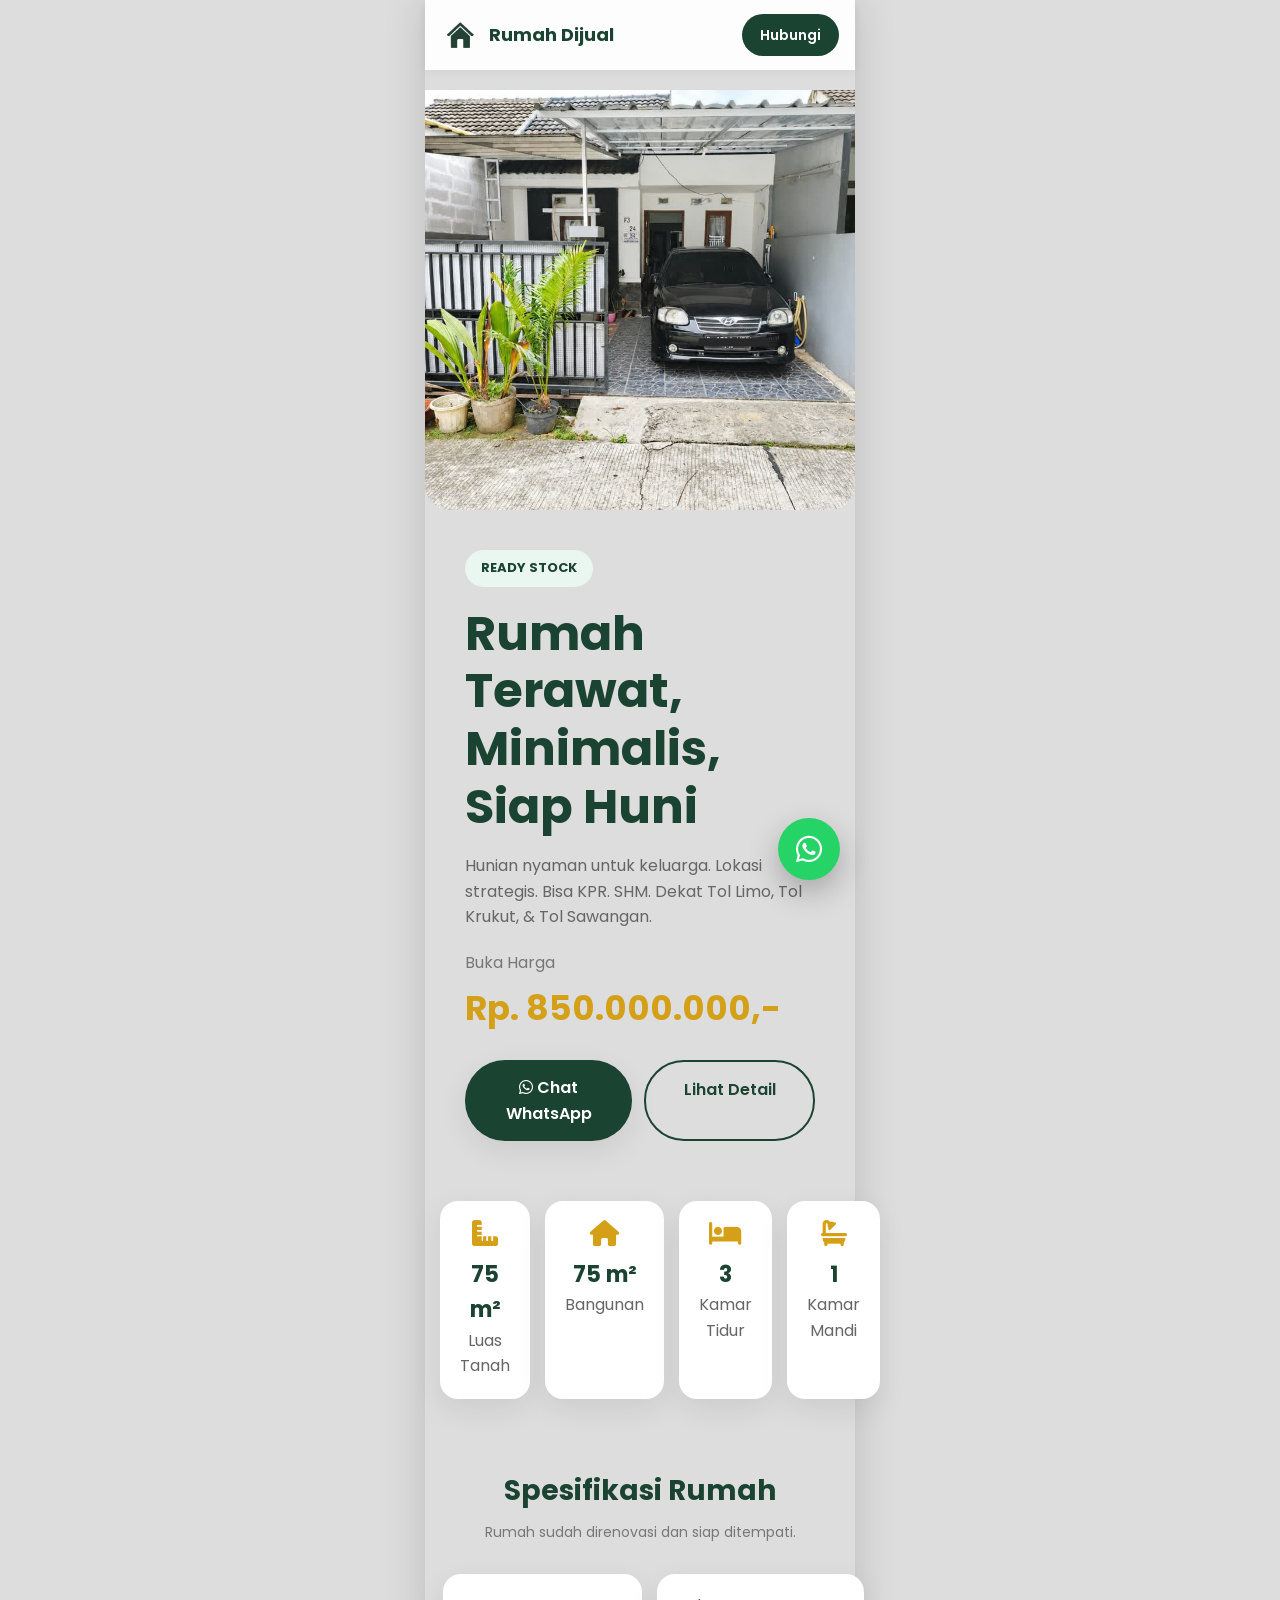
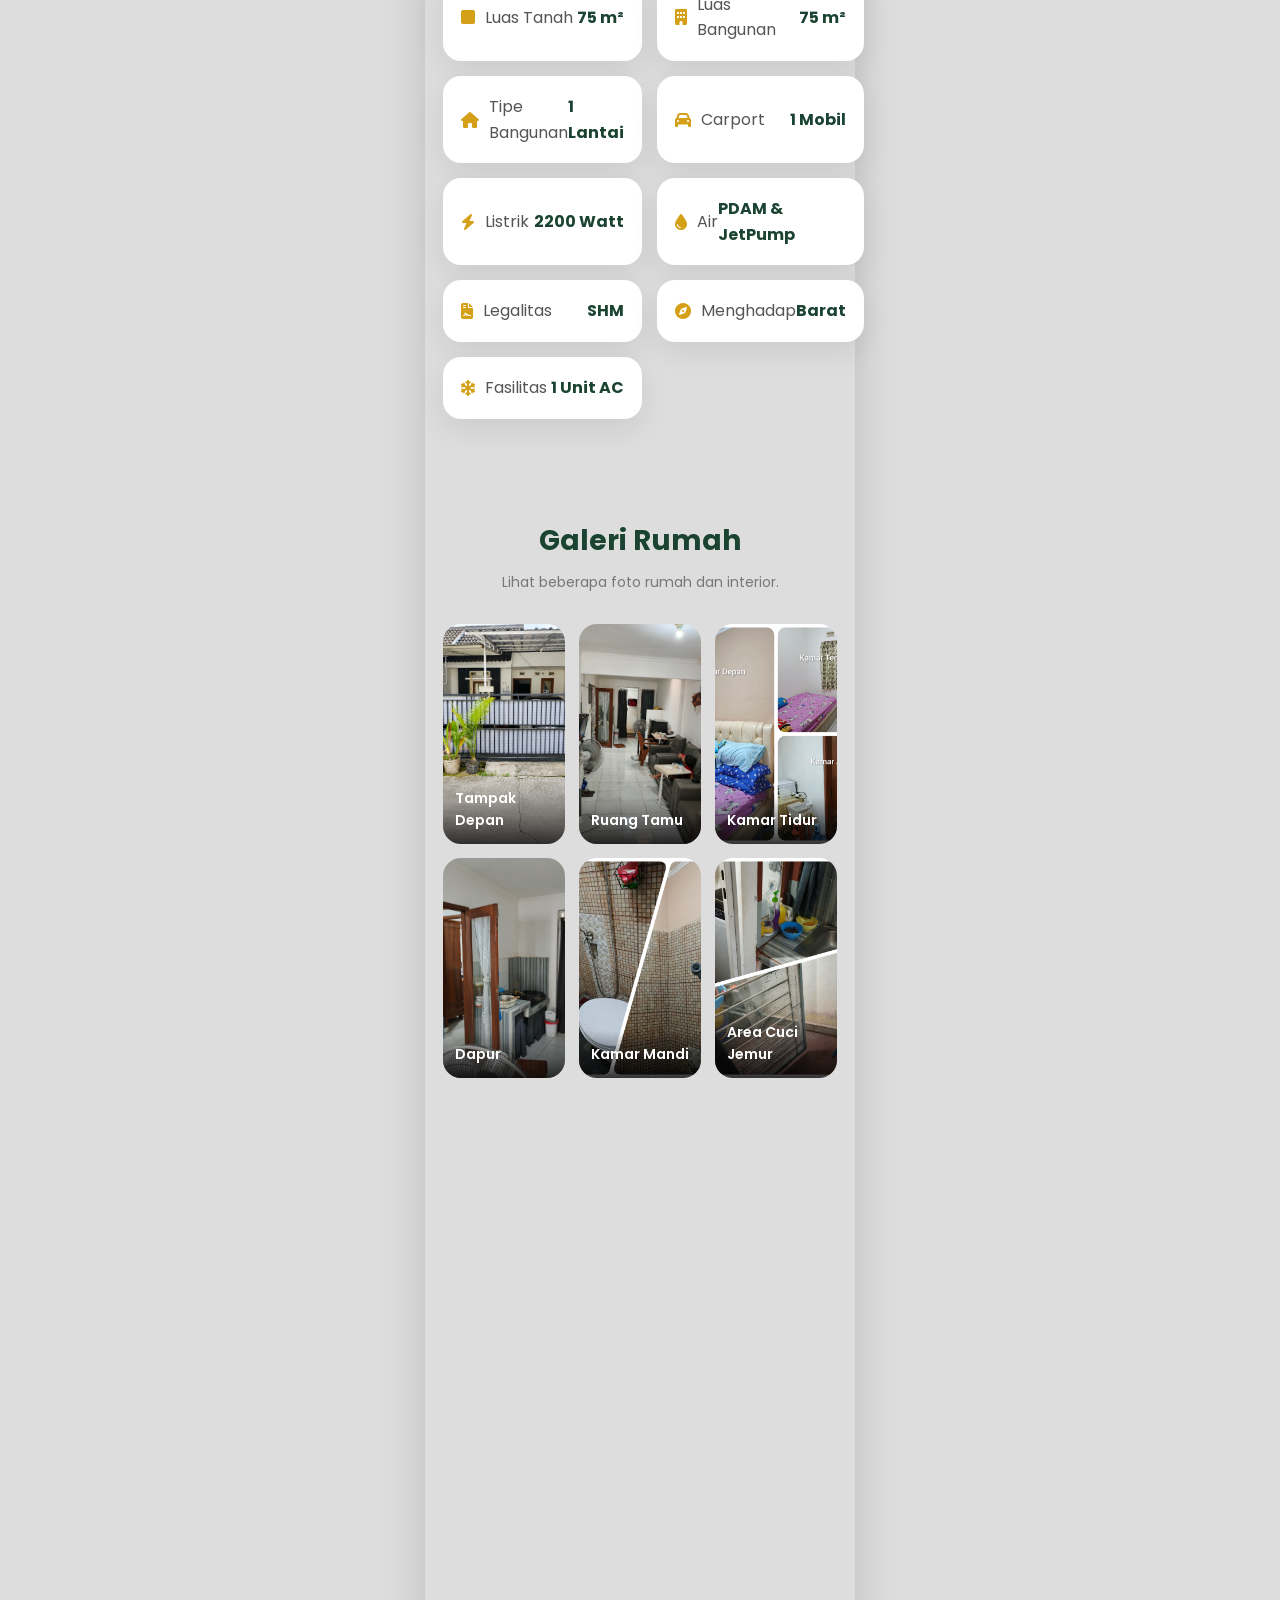
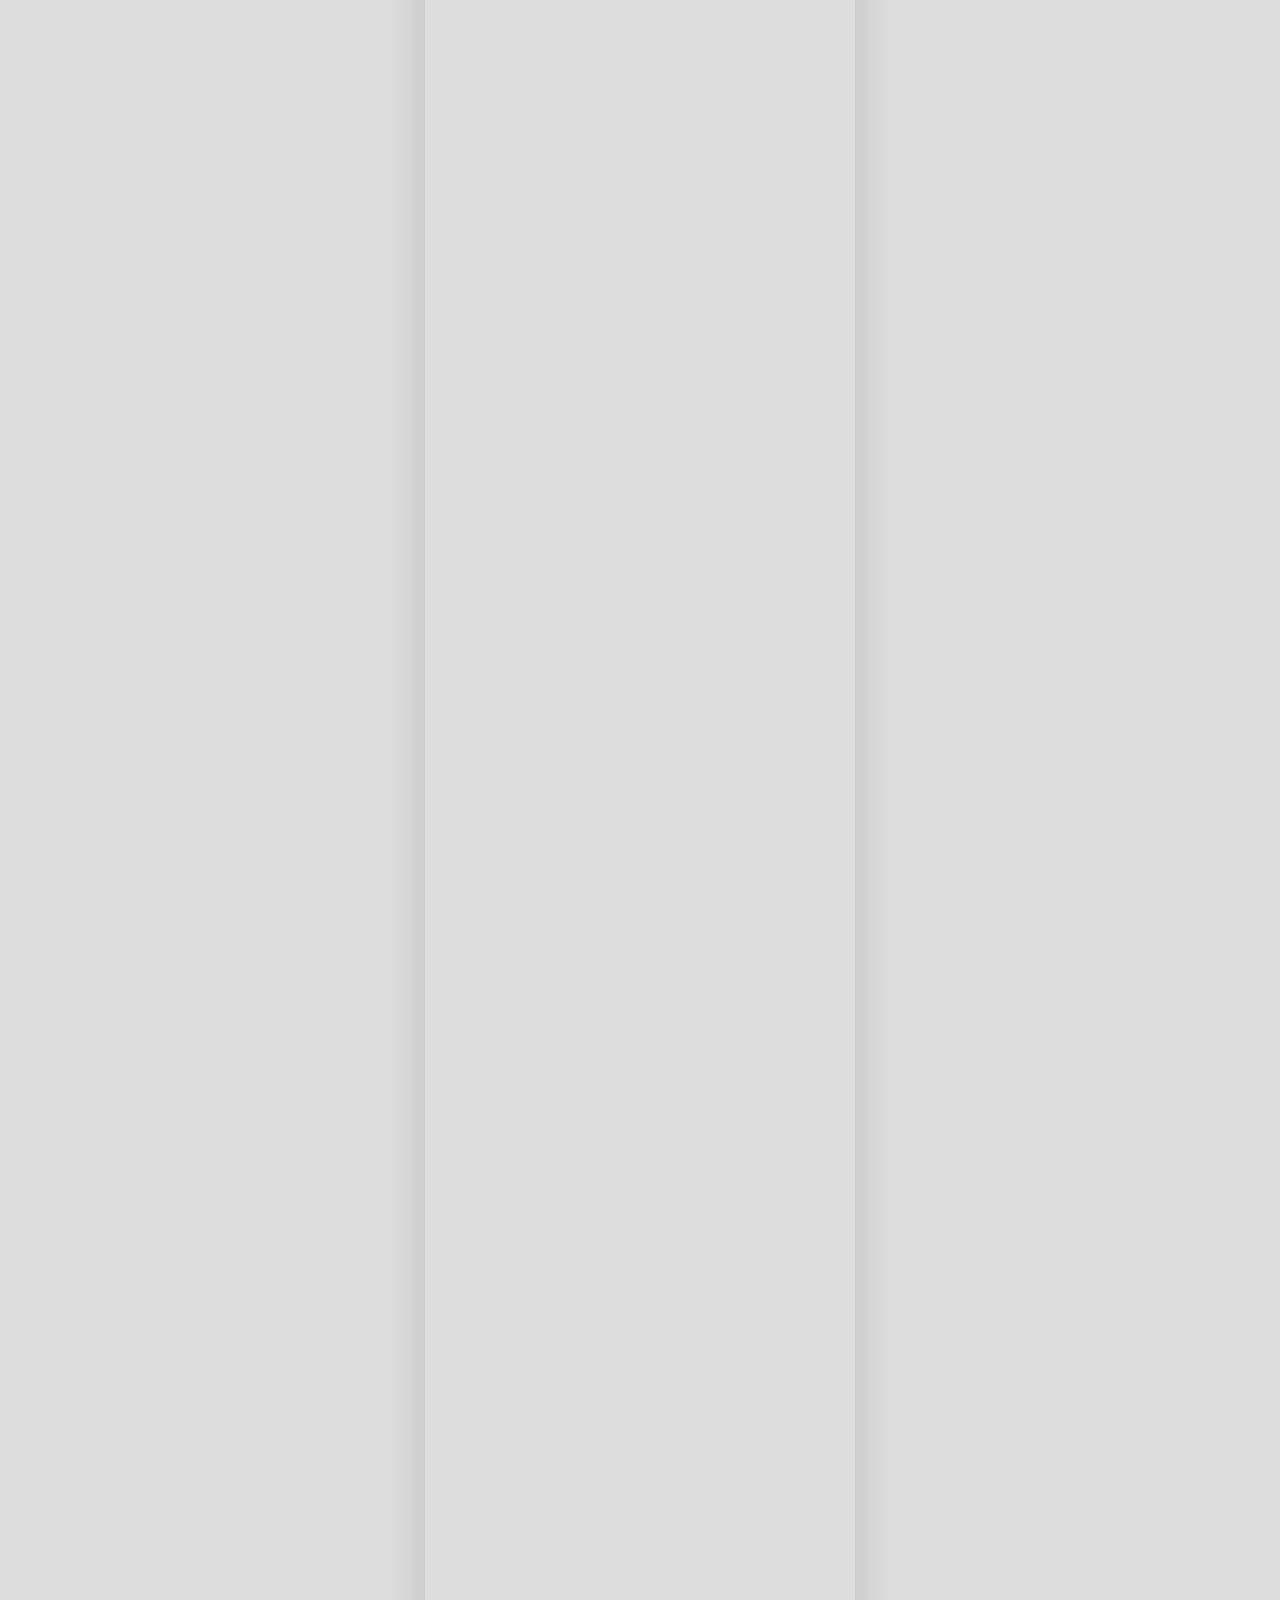
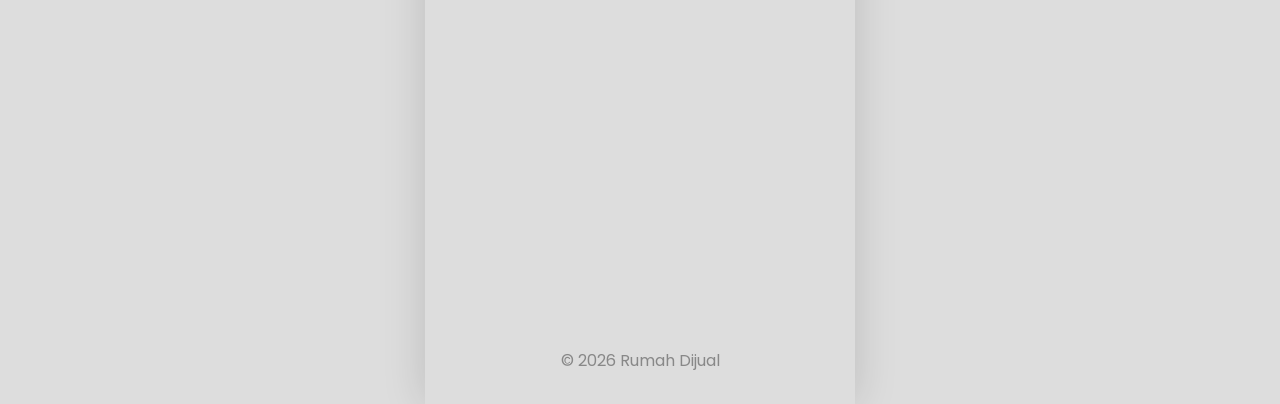
<file: index.html>
<!DOCTYPE html>
<html lang="id">

<head>

    <!-- Primary Meta Tags -->
<meta charset="UTF-8">
<meta name="viewport" content="width=device-width, initial-scale=1.0">    
<title>
Rumah Dijual Cinere Residence Depok | SHM | 3 KT | Rp850 Juta
</title>
<meta name="title" content="Rumah Dijual, Siap Huni, Terawat, 850jt, Cinere Residence">

<!-- Open Graph / Facebook -->
<meta property="og:type" content="website">
<meta property="og:url" content="https://rontob.github.io/rumah-cires-f3-24/">
<meta property="og:title" content="Rumah Dijual, Siap Huni, Terawat, 850jt">
<meta property="og:description"
content="Rumah dijual siap huni di Cinere Residence Depok. SHM, 3 kamar tidur, luas tanah 75 m², harga Rp850 juta.">
<meta property="og:image" content="https://rontob.github.io/rumah-cires-f3-24/images/cover.jpg">
<meta property="og:image:secure_url" content="https://rontob.github.io/rumah-cires-f3-24/images/cover.jpg">
<meta property="og:image:type" content="image/jpeg">
<meta property="og:site_name" content="Rumah Dijual, Siap Huni, Terawat, 850jt">
<meta property="og:locale" content="id_ID">

<!-- Twitter Card -->
<meta name="twitter:card" content="summary_large_image">
<meta name="twitter:url" content="https://rontob.github.io/rumah-cires-f3-24/">
<meta name="twitter:title" content="Rumah Dijual, Siap Huni, Terawat, 850jt, di Cinere Residence, luas 75m².">
<meta name="twitter:description" content="Rumah Dijual, Siap Huni, Terawat, 850jt, di Cinere Residence, luas 75m²..">
<meta name="twitter:image" content="https://rontob.github.io/rumah-cires-f3-24/images/cover.jpg">

<!-- Additional SEO -->
<meta name="keywords" content="rumah dijual Cinere Residence, rumah dijual Cinere, rumah siap huni, rumah SHM, rumah dekat tol Cinere, rumah Depok, rumah Limo, rumah Meruyung">
<meta name="author" content="Ronald 083897906925">
<meta name="robots" content="index, follow">

<link rel="canonical" href="https://rontob.github.io/rumah-cires-f3-24/">

<link rel="icon" type="image/png" href="images/logo.png">
    

<meta name="description"
content="Rumah dijual di Cinere Residence Depok. SHM, 3 kamar tidur, luas tanah 75 m², siap huni, harga Rp850 juta, dekat Tol Limo dan Sawangan.">
    <meta name="theme-color"
        content="#1B4332">
    <!-- Google Font -->

    <link rel="preconnect"
        href="https://fonts.googleapis.com">

    <link rel="preconnect"
        href="https://fonts.gstatic.com"
        crossorigin>

    <link href="https://fonts.googleapis.com/css2?family=Poppins:wght@300;400;500;600;700;800&display=swap"
        rel="stylesheet">

    <!-- Font Awesome -->

    <link rel="stylesheet"
        href="https://cdnjs.cloudflare.com/ajax/libs/font-awesome/6.7.2/css/all.min.css">

    <!-- CSS -->

    <link rel="stylesheet"
        href="style.css">

</head>

<body>

<!-- ========================= -->

<header class="header">

<nav class="navbar">

<div class="logo">

<img src="images/logo.png" alt="Logo" loading="lazy">

<span>Rumah Dijual</span>

</div>

<a href="https://wa.me/6283897906925?text=Halo%20Pak,%20saya%20tertarik%20dengan%20rumah%20di%20Cinere%20Residence."
class="btn-nav">

Hubungi

</a>

</nav>

</header>

<!-- ========================= -->

<section class="hero">

<img
src="images/cover.jpg"
alt="Rumah Dijual"
class="hero-image"
loading="eager" fetchpriority="high">

<div class="hero-content">

<span class="badge">

READY STOCK

</span>

<h1>

Rumah Terawat, Minimalis, Siap Huni

</h1>

<p>

Hunian nyaman untuk keluarga.

Lokasi strategis.

Bisa KPR.

SHM.

Dekat Tol Limo, Tol Krukut, & Tol Sawangan.

</p>

<div class="price">

Buka Harga

<strong>

Rp. 850.000.000,-

</strong>

</div>

<div class="hero-button">

<a

href="https://wa.me/6283897906925?text=Halo%20Pak,%20saya%20tertarik%20dengan%20rumah%20di%20Cinere%20Residence."

class="btn-primary">

<i class="fab fa-whatsapp"></i>

Chat WhatsApp

</a>

<a

href="#spesifikasi"

class="btn-secondary">

Lihat Detail

</a>

</div>

</div>

</section>

<!-- ========================= -->

<section class="quick-info">

<div class="item">

<i class="fa-solid fa-ruler-combined"></i>

<h3>

75 m²

</h3>

<p>

Luas Tanah

</p>

</div>

<div class="item">

<i class="fa-solid fa-house"></i>

<h3>

75 m²

</h3>

<p>

Bangunan

</p>

</div>

<div class="item">

<i class="fa-solid fa-bed"></i>

<h3>

3

</h3>

<p>

Kamar Tidur

</p>

</div>

<div class="item">

<i class="fa-solid fa-bath"></i>

<h3>

1

</h3>

<p>

Kamar Mandi

</p>

</div>

</section>

<!-- ========================= -->

<section
id="spesifikasi"
class="section">

<div class="section-title">

<h2>

Spesifikasi Rumah

</h2>

<p>

Rumah sudah direnovasi dan siap ditempati.

</p>

</div>

<div class="spec-card">

<div>

<i class="fa-solid fa-square"></i>

<span>

Luas Tanah

</span>

<strong>

75 m²

</strong>

</div>

<div>

<i class="fa-solid fa-building"></i>

<span>

Luas Bangunan

</span>

<strong>

75 m²

</strong>

</div>
    <div>

    <i class="fa-solid fa-house"></i>

    <span>

        Tipe Bangunan

    </span>

    <strong>

        1 Lantai

    </strong>

    </div>

<div>

<i class="fa-solid fa-car"></i>

<span>

Carport

</span>

<strong>

1 Mobil

</strong>

</div>

<div>

<i class="fa-solid fa-bolt"></i>

<span>

Listrik

</span>

<strong>

2200 Watt

</strong>

</div>

<div>

<i class="fa-solid fa-droplet"></i>

<span>

Air

</span>

<strong>

PDAM & JetPump

</strong>

</div>

<div>

<i class="fa-solid fa-file-contract"></i>

<span>

Legalitas

</span>

<strong>

SHM

</strong>

</div>
     <div>
        <i class="fa-solid fa-compass"></i>
        <span>Menghadap</span>
        <strong>Barat</strong>
    </div>

    <div>
        <i class="fa-solid fa-snowflake"></i>
        <span>Fasilitas</span>
        <strong>1 Unit AC</strong>
    </div>

</div>

</section>

<!-- ====== BAGIAN 2 DIMULAI DI SINI ====== -->


<!-- ========================= -->
<!-- GALERI -->
<!-- ========================= -->

    
    <section id="gallery" class="section">

    <div class="section-title">
        <h2>Galeri Rumah</h2>
        <p>Lihat beberapa foto rumah dan interior.</p>
    </div>

    <div class="gallery">

        <div class="gallery-item">
            <img src="images/depan.jpg"
                 alt="Tampak Depan Rumah"
                 loading="lazy"
                 onclick="openImage(this.src)">
            <div class="gallery-caption">Tampak Depan</div>
        </div>

        <div class="gallery-item">
            <img src="images/ruangtamu.jpg"
                 alt="Ruang Tamu"
                 loading="lazy"
                 onclick="openImage(this.src)">
            <div class="gallery-caption">Ruang Tamu</div>
        </div>

        <div class="gallery-item">
            <img src="images/kamartidur.jpg"
                 alt="Kamar Tidur"
                 loading="lazy"
                 onclick="openImage(this.src)">
            <div class="gallery-caption">Kamar Tidur</div>
        </div>

        <div class="gallery-item">
            <img src="images/dapur.jpg"
                 alt="Dapur"
                 loading="lazy"
                 onclick="openImage(this.src)">
            <div class="gallery-caption">Dapur</div>
        </div>

        <div class="gallery-item">
            <img src="images/kamarmandi.jpg"
                 alt="Kamar Mandi"
                 loading="lazy"
                 onclick="openImage(this.src)">
            <div class="gallery-caption">Kamar Mandi</div>
        </div>

        <div class="gallery-item">
            <img src="images/cuci.jpg"
                 alt="Area Cuci Jemur"
                 loading="lazy"
                 onclick="openImage(this.src)">
            <div class="gallery-caption">Area Cuci Jemur</div>
        </div>

    </div>

    </section>

<!-- ========================= -->
<!-- VIDEO -->
<!-- ========================= -->

<section class="section">

    <div class="section-title">

        <h2>Video Rumah</h2>

        <p>
            Tonton video rumah agar lebih jelas.
        </p>

    </div>

    <div class="video-box">

        <iframe
            src="https://www.youtube.com/embed/xAXEbDrB3Ps"
            title="Video Rumah"
            loading="lazy"
            allowfullscreen>
        </iframe>

    </div>

</section>


<!-- ========================= -->
<!-- KEUNGGULAN -->
<!-- ========================= -->

<section id="keunggulan" class="section">

    <div class="section-title">
        <h2>Kenapa Memilih Rumah Ini?</h2>
        <p>Beberapa keunggulan yang membuat rumah ini layak menjadi pilihan.</p>
    </div>

    <div class="feature-list">

        <div class="feature-item">
            <i class="fa-solid fa-location-dot"></i>
            <span>Dekat Jalan Raya (±1,2 km)</span>
        </div>

        <div class="feature-item">
            <i class="fa-solid fa-school"></i>
            <span>Dekat Sekolah</span>
        </div>

        <div class="feature-item">
            <i class="fa-solid fa-hospital"></i>
            <span>Dekat Klinik &amp; Rumah Sakit</span>
        </div>

        <div class="feature-item">
            <i class="fa-solid fa-cart-shopping"></i>
            <span>Dekat Mall &amp; Minimarket</span>
        </div>

        <div class="feature-item">
            <i class="fa-solid fa-shield"></i>
            <span>Lingkungan Aman dengan Keamanan 24 Jam</span>
        </div>

        <div class="feature-item">
            <i class="fa-solid fa-tree"></i>
            <span>Bebas Banjir</span>
        </div>

    </div>

</section>

<!-- ========================= -->
<!-- LOKASI -->
<!-- ========================= -->

<section id="lokasi" class="section">

    <div class="section-title">
        <h2>Lokasi Rumah</h2>
        <p>Lokasi strategis, mudah dijangkau, dan dekat berbagai fasilitas umum.</p>
    </div>

    <div class="map">

        <iframe
            src="https://www.google.com/maps/embed?pb=!1m17!1m12!1m3!1d3965.157348063048!2d106.76139607499174!3d-6.373677993616572!2m3!1f0!2f0!3f0!3m2!1i1024!2i768!4f13.1!3m2!1m1!2zNsKwMjInMjUuMiJTIDEwNsKwNDUnNTAuMyJF!5e0!3m2!1sen!2sid!4v1782669555324!5m2!1sen!2sid"
            loading="lazy"
            allowfullscreen
            referrerpolicy="strict-origin-when-cross-origin"
            title="Lokasi Rumah Dijual Cinere Residence">
        </iframe>

    </div>

</section>

<!-- ========================= -->
<!-- CALL TO ACTION -->
<!-- ========================= -->

<section class="cta">

<h2>

Tertarik Dengan Rumah Ini?

</h2>

<p>

Hubungi kami sekarang dan jadwalkan survey lokasi.

</p>

<a
href="https://wa.me/6283897906925?text=Halo%20Pak,%20saya%20tertarik%20dengan%20rumah%20di%20Cinere%20Residence."
class="btn-primary">

<i class="fab fa-whatsapp"></i>

Chat Sekarang

</a>

</section>
    
<!-- ========================= -->
<!-- SHARE -->
<!-- ========================= -->


    <section class="section">

    <div class="section-title">
        <h2>Bagikan Rumah Ini</h2>
        <p>Bagikan kepada keluarga atau teman yang sedang mencari rumah.</p>
    </div>

    <div class="share-buttons">
    

    <a href="#" id="shareWhatsapp" class="share-btn whatsapp">
        <i class="fab fa-whatsapp"></i>
        Bagikan
    </a>

    <a href="#" id="shareFacebook" class="share-btn facebook">
        <i class="fab fa-facebook-f"></i>
        Facebook
    </a>

    <button id="copyLink" class="share-btn copy">
        <i class="fa-solid fa-link"></i>
        Copy Link
    </button>
 </div>

    </section>


<!-- ========================= -->
<!-- FOOTER -->
<!-- ========================= -->

<footer>

<p>

© 2026 Rumah Dijual

</p>

</footer>

<!-- ========================= -->
<!-- FLOATING WHATSAPP -->
<!-- ========================= -->

<a
href="https://wa.me/6283897906925?text=Halo%20Pak,%20saya%20tertarik%20dengan%20rumah%20di%20Cinere%20Residence."
class="floating-wa">

<i class="fab fa-whatsapp"></i>

</a>

<script src="script.js"></script>
    <!-- LIGHTBOX -->

<div id="imageModal" class="image-modal">

    <span class="close-btn" onclick="closeImage()">&times;</span>

    <img id="modalImg">

</div>

</body>
</html>
</file>
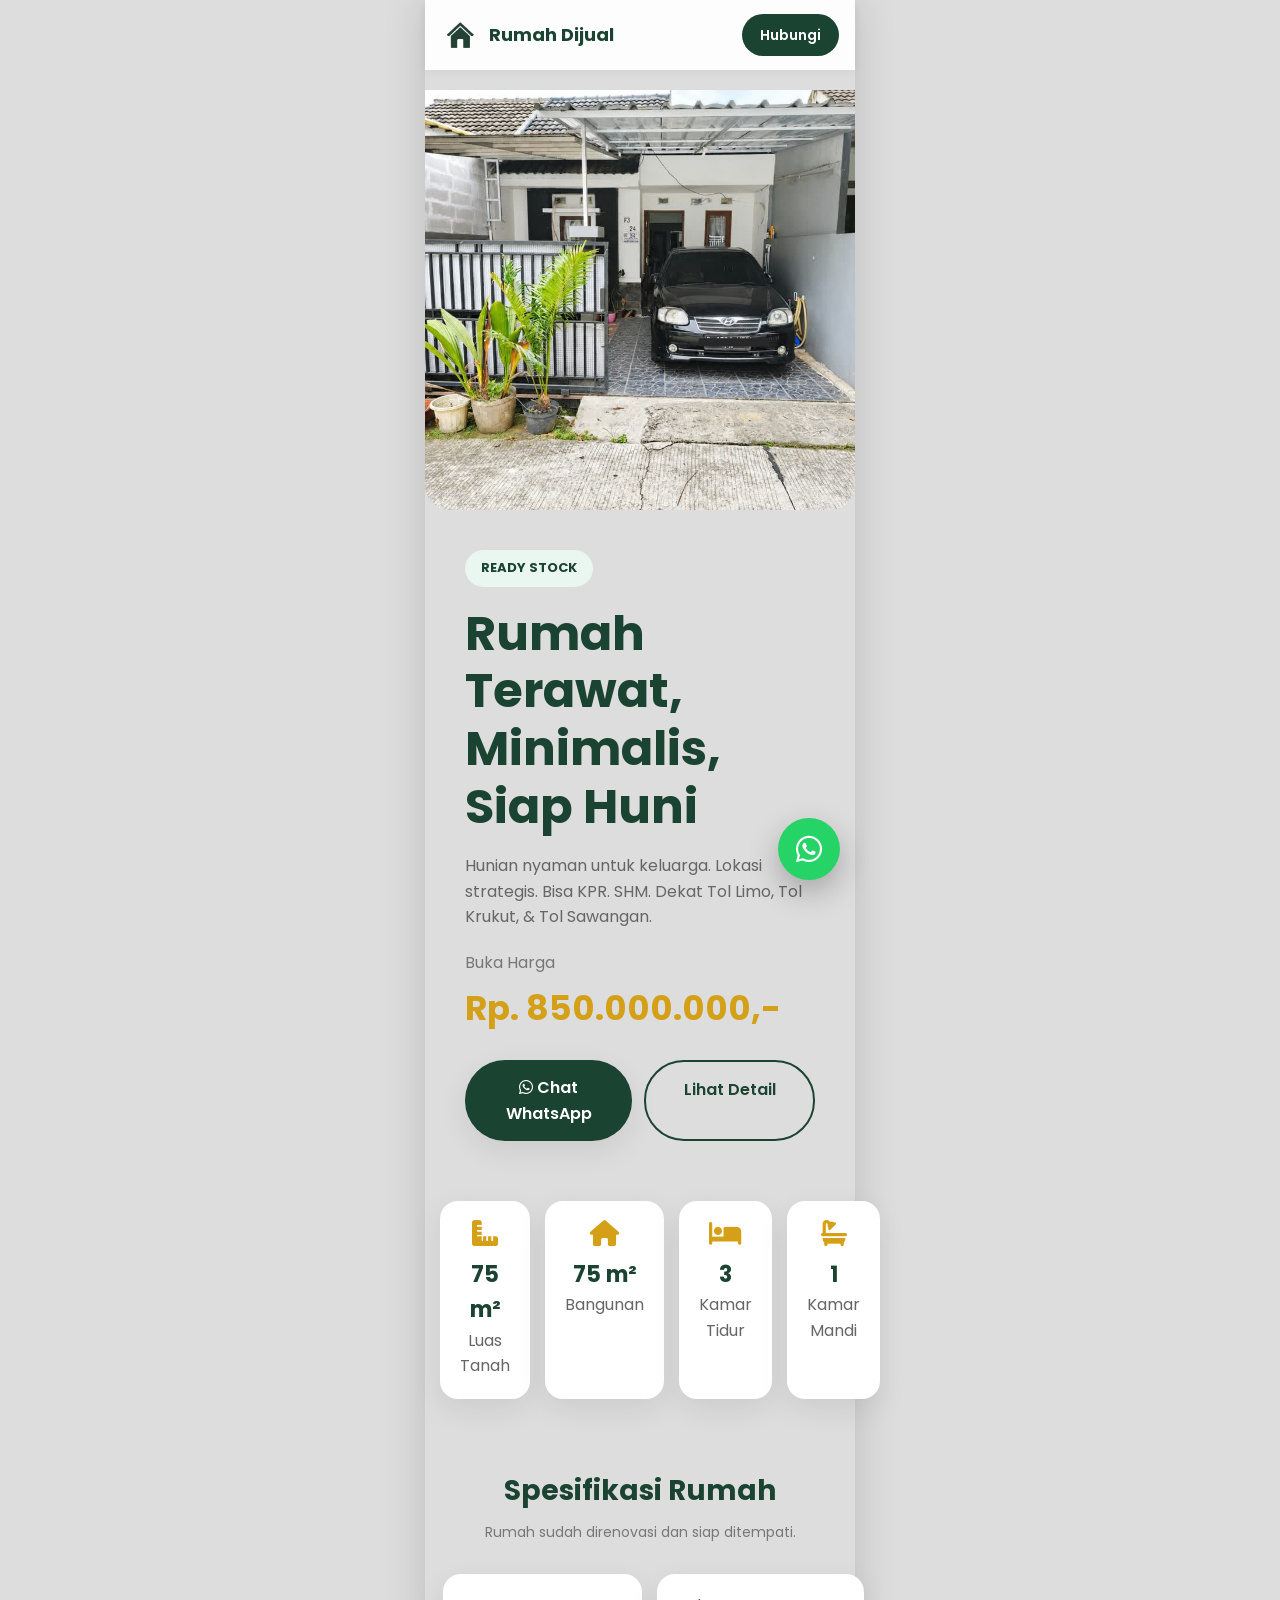
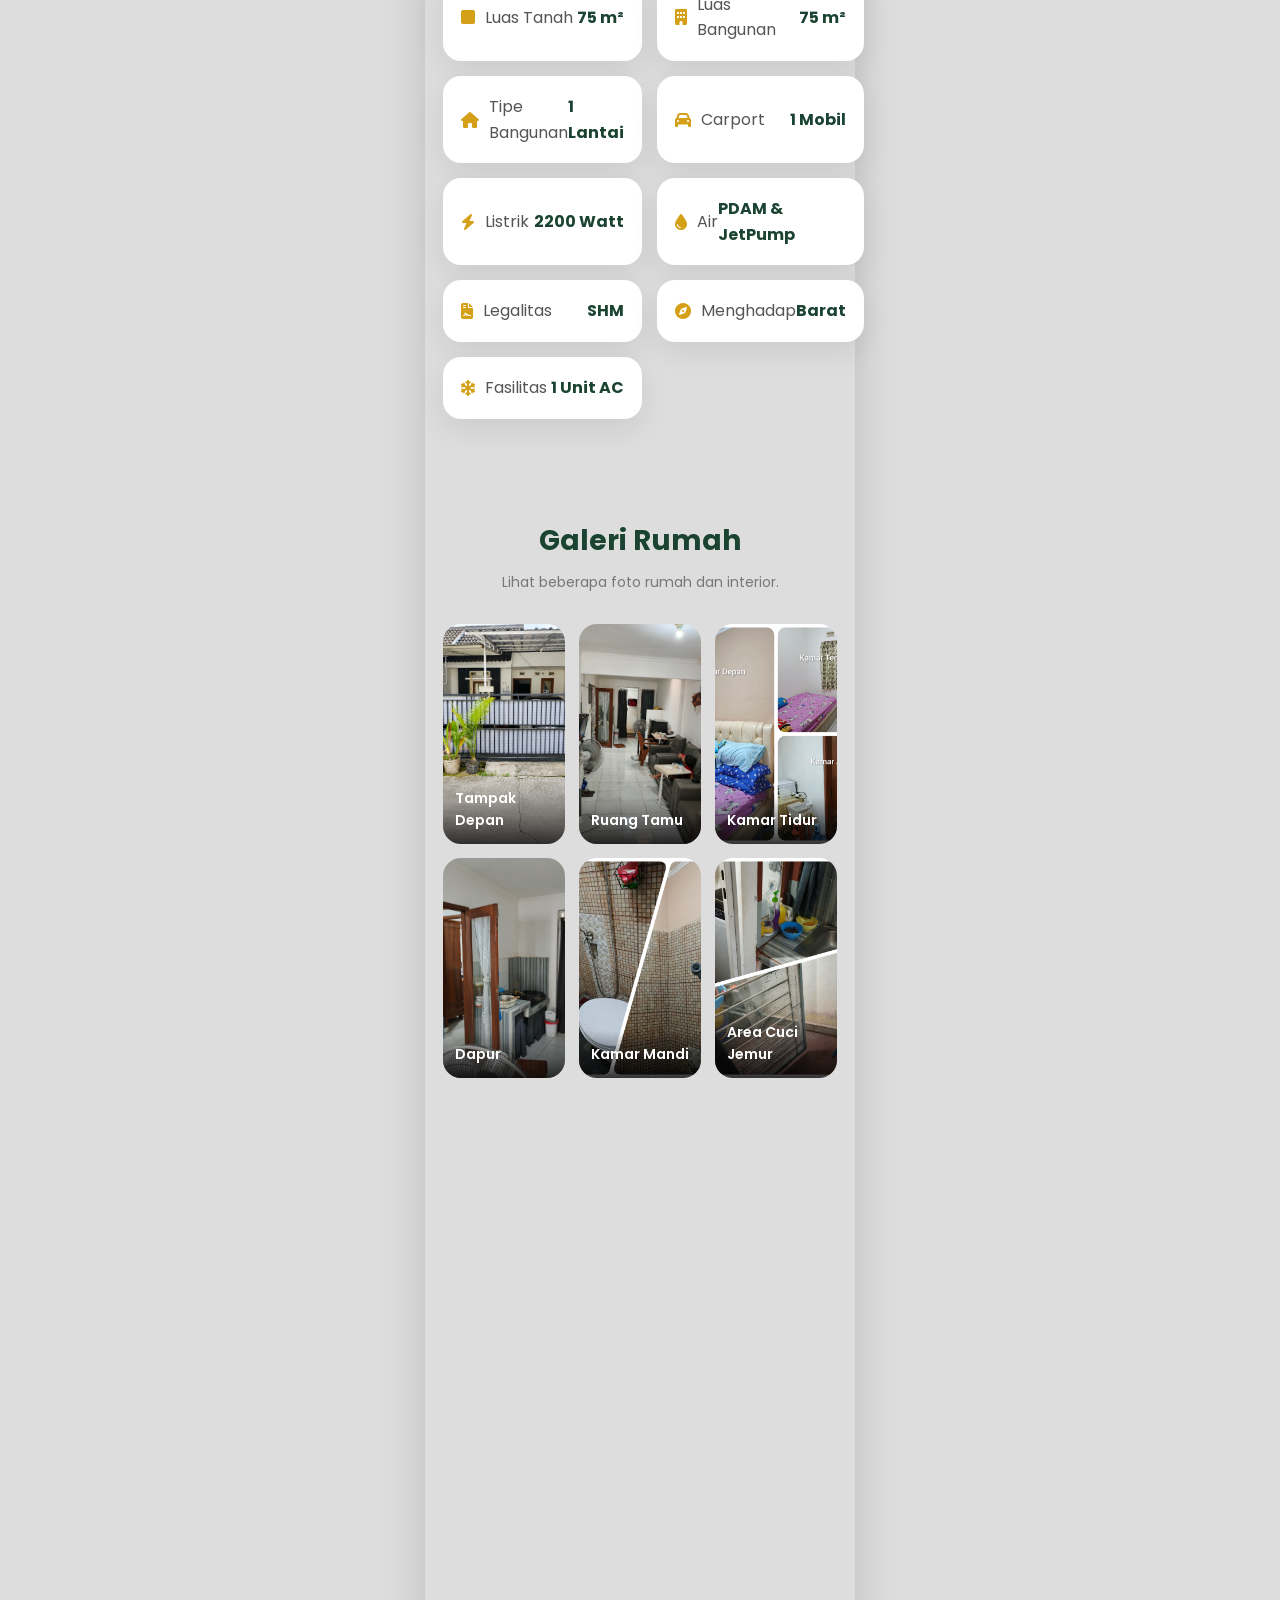
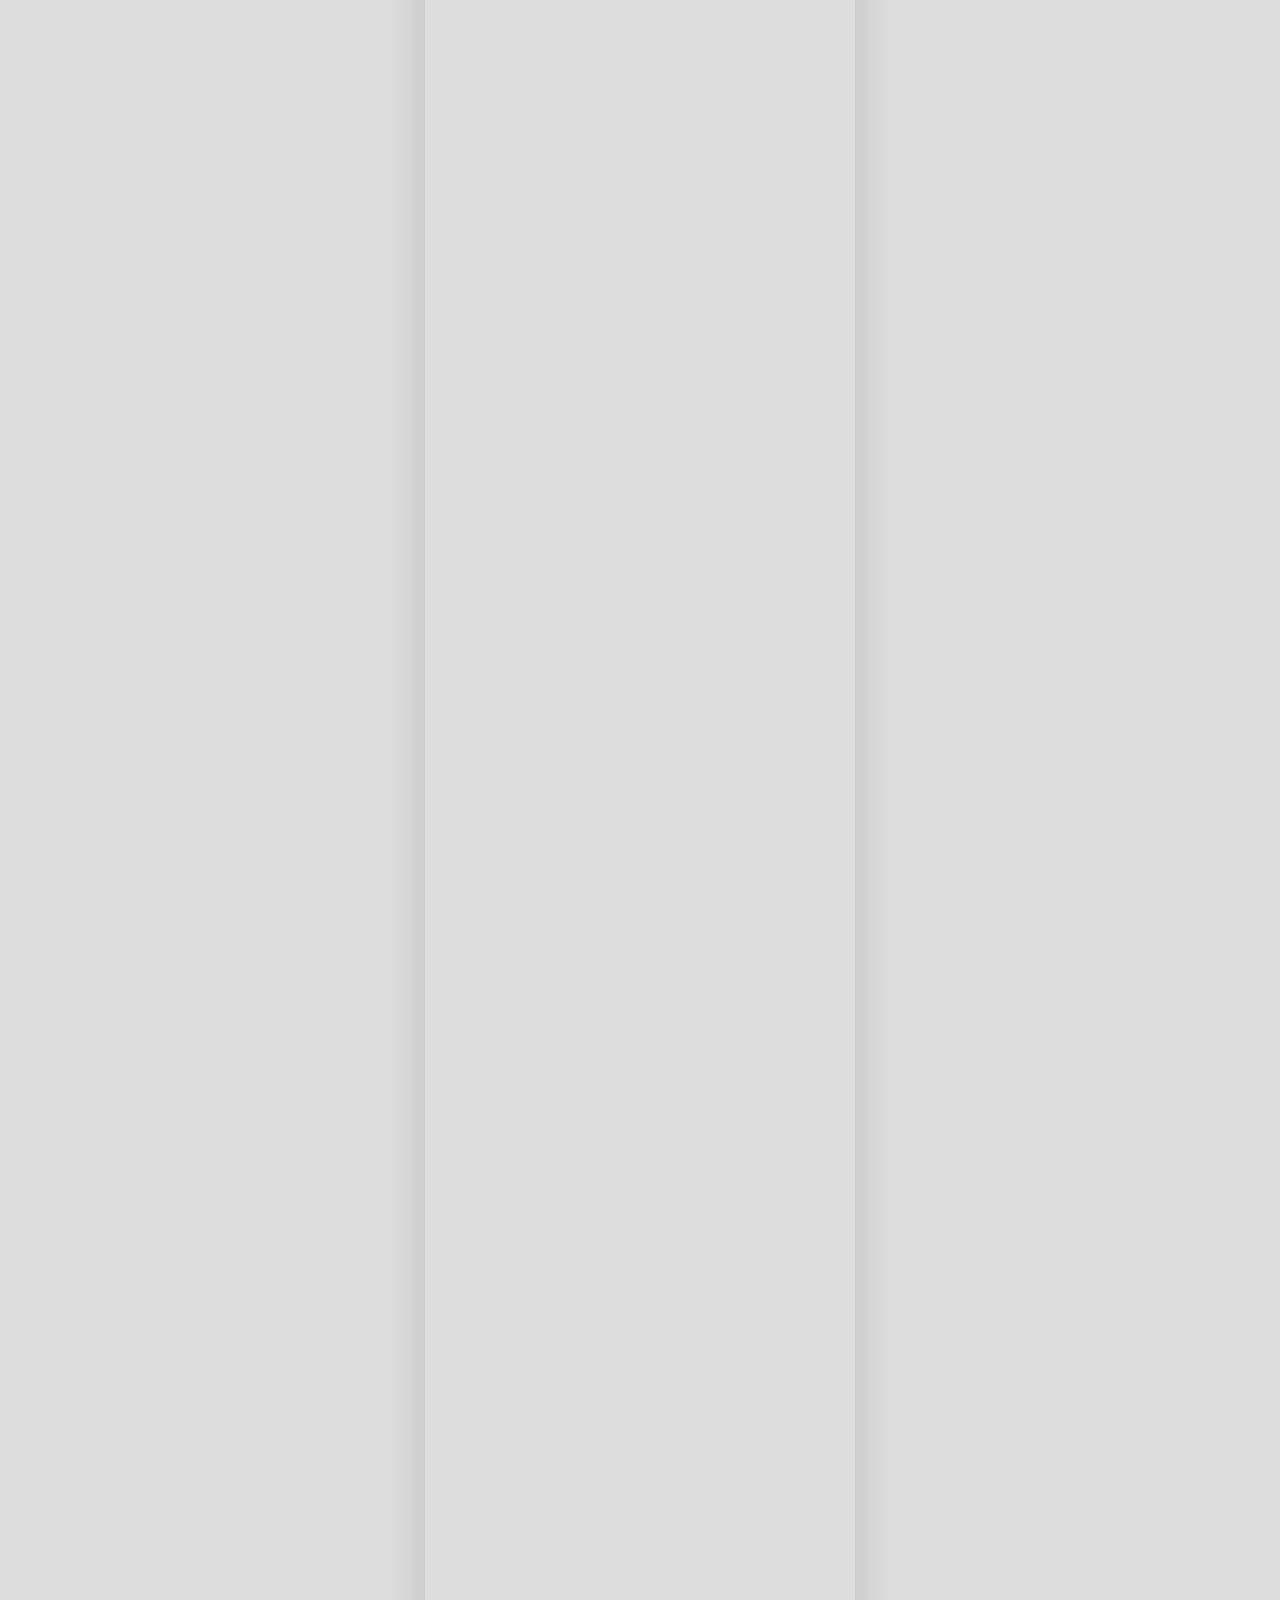
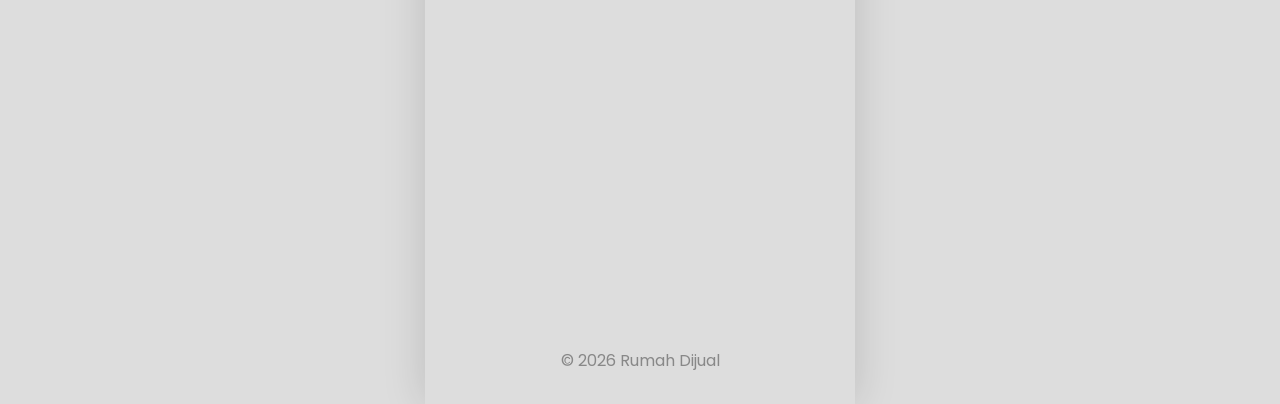
<file: anita.html>
<!DOCTYPE html>
<html lang="id">

<head>

    <!-- Primary Meta Tags -->
<meta charset="UTF-8">
<meta name="viewport" content="width=device-width, initial-scale=1.0">    
<title>
Rumah Dijual Cinere Residence Depok | SHM | 3 KT | Rp850 Juta
</title>
<meta name="title" content="Rumah Dijual, Siap Huni, Terawat, 850jt, Cinere Residence">

<!-- Open Graph / Facebook -->
<meta property="og:type" content="website">
<meta property="og:url" content="https://rontob.github.io/rumah-cires-f3-24/">
<meta property="og:title" content="Rumah Dijual, Siap Huni, Terawat, 850jt">
<meta property="og:description"
content="Rumah dijual siap huni di Cinere Residence Depok. SHM, 3 kamar tidur, luas tanah 75 m², harga Rp850 juta.">
<meta property="og:image" content="https://rontob.github.io/rumah-cires-f3-24/images/cover.jpg">
<meta property="og:image:secure_url" content="https://rontob.github.io/rumah-cires-f3-24/images/cover.jpg">
<meta property="og:image:type" content="image/jpeg">
<meta property="og:site_name" content="Rumah Dijual, Siap Huni, Terawat, 850jt">
<meta property="og:locale" content="id_ID">

<!-- Twitter Card -->
<meta name="twitter:card" content="summary_large_image">
<meta name="twitter:url" content="https://rontob.github.io/rumah-cires-f3-24/">
<meta name="twitter:title" content="Rumah Dijual, Siap Huni, Terawat, 850jt, di Cinere Residence, luas 75m².">
<meta name="twitter:description" content="Rumah Dijual, Siap Huni, Terawat, 850jt, di Cinere Residence, luas 75m²..">
<meta name="twitter:image" content="https://rontob.github.io/rumah-cires-f3-24/images/cover.jpg">

<!-- Additional SEO -->
<meta name="keywords" content="rumah dijual Cinere Residence, rumah dijual Cinere, rumah siap huni, rumah SHM, rumah dekat tol Cinere, rumah Depok, rumah Limo, rumah Meruyung">
<meta name="author" content="Ronald 083897906925">
<meta name="robots" content="index, follow">

<link rel="canonical" href="https://rontob.github.io/rumah-cires-f3-24/">

<link rel="icon" type="image/png" href="images/logo.png">
    

<meta name="description"
content="Rumah dijual di Cinere Residence Depok. SHM, 3 kamar tidur, luas tanah 75 m², siap huni, harga Rp850 juta, dekat Tol Limo dan Sawangan.">
    <meta name="theme-color"
        content="#1B4332">

    <!-- Google Font -->

    <link rel="preconnect"
        href="https://fonts.googleapis.com">

    <link rel="preconnect"
        href="https://fonts.gstatic.com"
        crossorigin>

    <link href="https://fonts.googleapis.com/css2?family=Poppins:wght@300;400;500;600;700;800&display=swap"
        rel="stylesheet">

    <!-- Font Awesome -->

    <link rel="stylesheet"
        href="https://cdnjs.cloudflare.com/ajax/libs/font-awesome/6.7.2/css/all.min.css">

    <!-- CSS -->

    <link rel="stylesheet"
        href="style.css">

</head>

<body>

<!-- ========================= -->

<header class="header">

<nav class="navbar">

<div class="logo">

<img src="images/logo.png" alt="Logo" loading="lazy">

<span>Rumah Dijual</span>

</div>

<a href="https://wa.me/6281219265223?text=Halo%20Bu,%20saya%20tertarik%20dengan%20rumah%20di%20Cinere%20Residence."
class="btn-nav">

Hubungi

</a>

</nav>

</header>

<!-- ========================= -->

<section class="hero">

<img
src="images/cover.jpg"
alt="Rumah Dijual"
class="hero-image"
loading="eager" fetchpriority="high">

<div class="hero-content">

<span class="badge">

READY STOCK

</span>

<h1>

Rumah Terawat, Minimalis, Siap Huni

</h1>

<p>

Hunian nyaman untuk keluarga.

Lokasi strategis.

Bisa KPR.

SHM.

Dekat Tol Limo, Tol Krukut, & Tol Sawangan.

</p>

<div class="price">

Buka Harga

<strong>

Rp. 850.000.000,-

</strong>

</div>

<div class="hero-button">

<a

href="https://wa.me/6281293863559?text=Halo%20Bu,%20saya%20tertarik%20dengan%20rumah%20di%20Cinere%20Residence."

class="btn-primary">

<i class="fab fa-whatsapp"></i>

Chat WhatsApp

</a>

<a

href="#spesifikasi"

class="btn-secondary">

Lihat Detail

</a>

</div>

</div>

</section>

<!-- ========================= -->

<section class="quick-info">

<div class="item">

<i class="fa-solid fa-ruler-combined"></i>

<h3>

75 m²

</h3>

<p>

Luas Tanah

</p>

</div>

<div class="item">

<i class="fa-solid fa-house"></i>

<h3>

75 m²

</h3>

<p>

Bangunan

</p>

</div>

<div class="item">

<i class="fa-solid fa-bed"></i>

<h3>

3

</h3>

<p>

Kamar Tidur

</p>

</div>

<div class="item">

<i class="fa-solid fa-bath"></i>

<h3>

1

</h3>

<p>

Kamar Mandi

</p>

</div>

</section>

<!-- ========================= -->

<section
id="spesifikasi"
class="section">

<div class="section-title">

<h2>

Spesifikasi Rumah

</h2>

<p>

Rumah sudah direnovasi dan siap ditempati.

</p>

</div>

<div class="spec-card">

<div>

<i class="fa-solid fa-square"></i>

<span>

Luas Tanah

</span>

<strong>

75 m²

</strong>

</div>

<div>

<i class="fa-solid fa-building"></i>

<span>

Luas Bangunan

</span>

<strong>

75 m²

</strong>

</div>
    <div>

    <i class="fa-solid fa-house"></i>

    <span>

        Tipe Bangunan

    </span>

    <strong>

        1 Lantai

    </strong>

    </div>

<div>

<i class="fa-solid fa-car"></i>

<span>

Carport

</span>

<strong>

1 Mobil

</strong>

</div>

<div>

<i class="fa-solid fa-bolt"></i>

<span>

Listrik

</span>

<strong>

2200 Watt

</strong>

</div>

<div>

<i class="fa-solid fa-droplet"></i>

<span>

Air

</span>

<strong>

PDAM & JetPump

</strong>

</div>

<div>

<i class="fa-solid fa-file-contract"></i>

<span>

Legalitas

</span>

<strong>

SHM

</strong>

</div>
     <div>
        <i class="fa-solid fa-compass"></i>
        <span>Menghadap</span>
        <strong>Barat</strong>
    </div>

    <div>
        <i class="fa-solid fa-snowflake"></i>
        <span>Fasilitas</span>
        <strong>1 Unit AC</strong>
    </div>

</div>

</section>

<!-- ====== BAGIAN 2 DIMULAI DI SINI ====== -->


<!-- ========================= -->
<!-- GALERI -->
<!-- ========================= -->

    
    <section id="gallery" class="section">

    <div class="section-title">
        <h2>Galeri Rumah</h2>
        <p>Lihat beberapa foto rumah dan interior.</p>
    </div>

    <div class="gallery">

        <div class="gallery-item">
            <img src="images/depan.jpg"
                 alt="Tampak Depan Rumah"
                 loading="lazy"
                 onclick="openImage(this.src)">
            <div class="gallery-caption">Tampak Depan</div>
        </div>

        <div class="gallery-item">
            <img src="images/ruangtamu.jpg"
                 alt="Ruang Tamu"
                 loading="lazy"
                 onclick="openImage(this.src)">
            <div class="gallery-caption">Ruang Tamu</div>
        </div>

        <div class="gallery-item">
            <img src="images/kamartidur.jpg"
                 alt="Kamar Tidur"
                 loading="lazy"
                 onclick="openImage(this.src)">
            <div class="gallery-caption">Kamar Tidur</div>
        </div>

        <div class="gallery-item">
            <img src="images/dapur.jpg"
                 alt="Dapur"
                 loading="lazy"
                 onclick="openImage(this.src)">
            <div class="gallery-caption">Dapur</div>
        </div>

        <div class="gallery-item">
            <img src="images/kamarmandi.jpg"
                 alt="Kamar Mandi"
                 loading="lazy"
                 onclick="openImage(this.src)">
            <div class="gallery-caption">Kamar Mandi</div>
        </div>

        <div class="gallery-item">
            <img src="images/cuci.jpg"
                 alt="Area Cuci Jemur"
                 loading="lazy"
                 onclick="openImage(this.src)">
            <div class="gallery-caption">Area Cuci Jemur</div>
        </div>

    </div>

    </section>

<!-- ========================= -->
<!-- VIDEO -->
<!-- ========================= -->

<section class="section">

    <div class="section-title">

        <h2>Video Rumah</h2>

        <p>
            Tonton video rumah agar lebih jelas.
        </p>

    </div>

    <div class="video-box">

        <iframe
            src="https://www.youtube.com/embed/xAXEbDrB3Ps"
            title="Video Rumah"
            loading="lazy"
            allowfullscreen>
        </iframe>

    </div>

</section>


<!-- ========================= -->
<!-- KEUNGGULAN -->
<!-- ========================= -->

<section id="keunggulan" class="section">

    <div class="section-title">
        <h2>Kenapa Memilih Rumah Ini?</h2>
        <p>Beberapa keunggulan yang membuat rumah ini layak menjadi pilihan.</p>
    </div>

    <div class="feature-list">

        <div class="feature-item">
            <i class="fa-solid fa-location-dot"></i>
            <span>Dekat Jalan Raya (±1,2 km)</span>
        </div>

        <div class="feature-item">
            <i class="fa-solid fa-school"></i>
            <span>Dekat Sekolah</span>
        </div>

        <div class="feature-item">
            <i class="fa-solid fa-hospital"></i>
            <span>Dekat Klinik &amp; Rumah Sakit</span>
        </div>

        <div class="feature-item">
            <i class="fa-solid fa-cart-shopping"></i>
            <span>Dekat Mall &amp; Minimarket</span>
        </div>

        <div class="feature-item">
            <i class="fa-solid fa-shield"></i>
            <span>Lingkungan Aman dengan Keamanan 24 Jam</span>
        </div>

        <div class="feature-item">
            <i class="fa-solid fa-tree"></i>
            <span>Bebas Banjir</span>
        </div>

    </div>

</section>

<!-- ========================= -->
<!-- LOKASI -->
<!-- ========================= -->

<section id="lokasi" class="section">

    <div class="section-title">
        <h2>Lokasi Rumah</h2>
        <p>Lokasi strategis, mudah dijangkau, dan dekat berbagai fasilitas umum.</p>
    </div>

    <div class="map">

        <iframe
            src="https://www.google.com/maps/embed?pb=!1m17!1m12!1m3!1d3965.157348063048!2d106.76139607499174!3d-6.373677993616572!2m3!1f0!2f0!3f0!3m2!1i1024!2i768!4f13.1!3m2!1m1!2zNsKwMjInMjUuMiJTIDEwNsKwNDUnNTAuMyJF!5e0!3m2!1sen!2sid!4v1782669555324!5m2!1sen!2sid"
            loading="lazy"
            allowfullscreen
            referrerpolicy="strict-origin-when-cross-origin"
            title="Lokasi Rumah Dijual Cinere Residence">
        </iframe>

    </div>

</section>

<!-- ========================= -->
<!-- CALL TO ACTION -->
<!-- ========================= -->

<section class="cta">

<h2>

Tertarik Dengan Rumah Ini?

</h2>

<p>

Hubungi kami sekarang dan jadwalkan survey lokasi.

</p>

<a
href="https://wa.me/6281219265223?text=Halo%20Bu,%20saya%20tertarik%20dengan%20rumah%20di%20Cinere%20Residence."
class="btn-primary">

<i class="fab fa-whatsapp"></i>

Chat Sekarang

</a>

</section>
    
    <!-- ========================= -->
<!-- SHARE -->
<!-- ========================= -->


    <section class="section">

    <div class="section-title">
        <h2>Bagikan Rumah Ini</h2>
        <p>Bagikan kepada keluarga atau teman yang sedang mencari rumah.</p>
    </div>

    <div class="share-buttons">
    

    <a href="#" id="shareWhatsapp" class="share-btn whatsapp">
        <i class="fab fa-whatsapp"></i>
        Bagikan
    </a>

    <a href="#" id="shareFacebook" class="share-btn facebook">
        <i class="fab fa-facebook-f"></i>
        Facebook
    </a>

    <button id="copyLink" class="share-btn copy">
        <i class="fa-solid fa-link"></i>
        Copy Link
    </button>
 </div>

    </section>


<!-- ========================= -->
<!-- FOOTER -->
<!-- ========================= -->

<footer>

<p>

© 2026 Rumah Dijual

</p>

</footer>

<!-- ========================= -->
<!-- FLOATING WHATSAPP -->
<!-- ========================= -->

<a
href="https://wa.me/6281219265223?text=Halo%20Bu,%20saya%20tertarik%20dengan%20rumah%20di%20Cinere%20Residence."
class="floating-wa">

<i class="fab fa-whatsapp"></i>

</a>

<script src="script.js"></script>
    <!-- LIGHTBOX -->

<div id="imageModal" class="image-modal">

    <span class="close-btn" onclick="closeImage()">&times;</span>

    <img id="modalImg">

</div>

</body>
      </html>
</file>
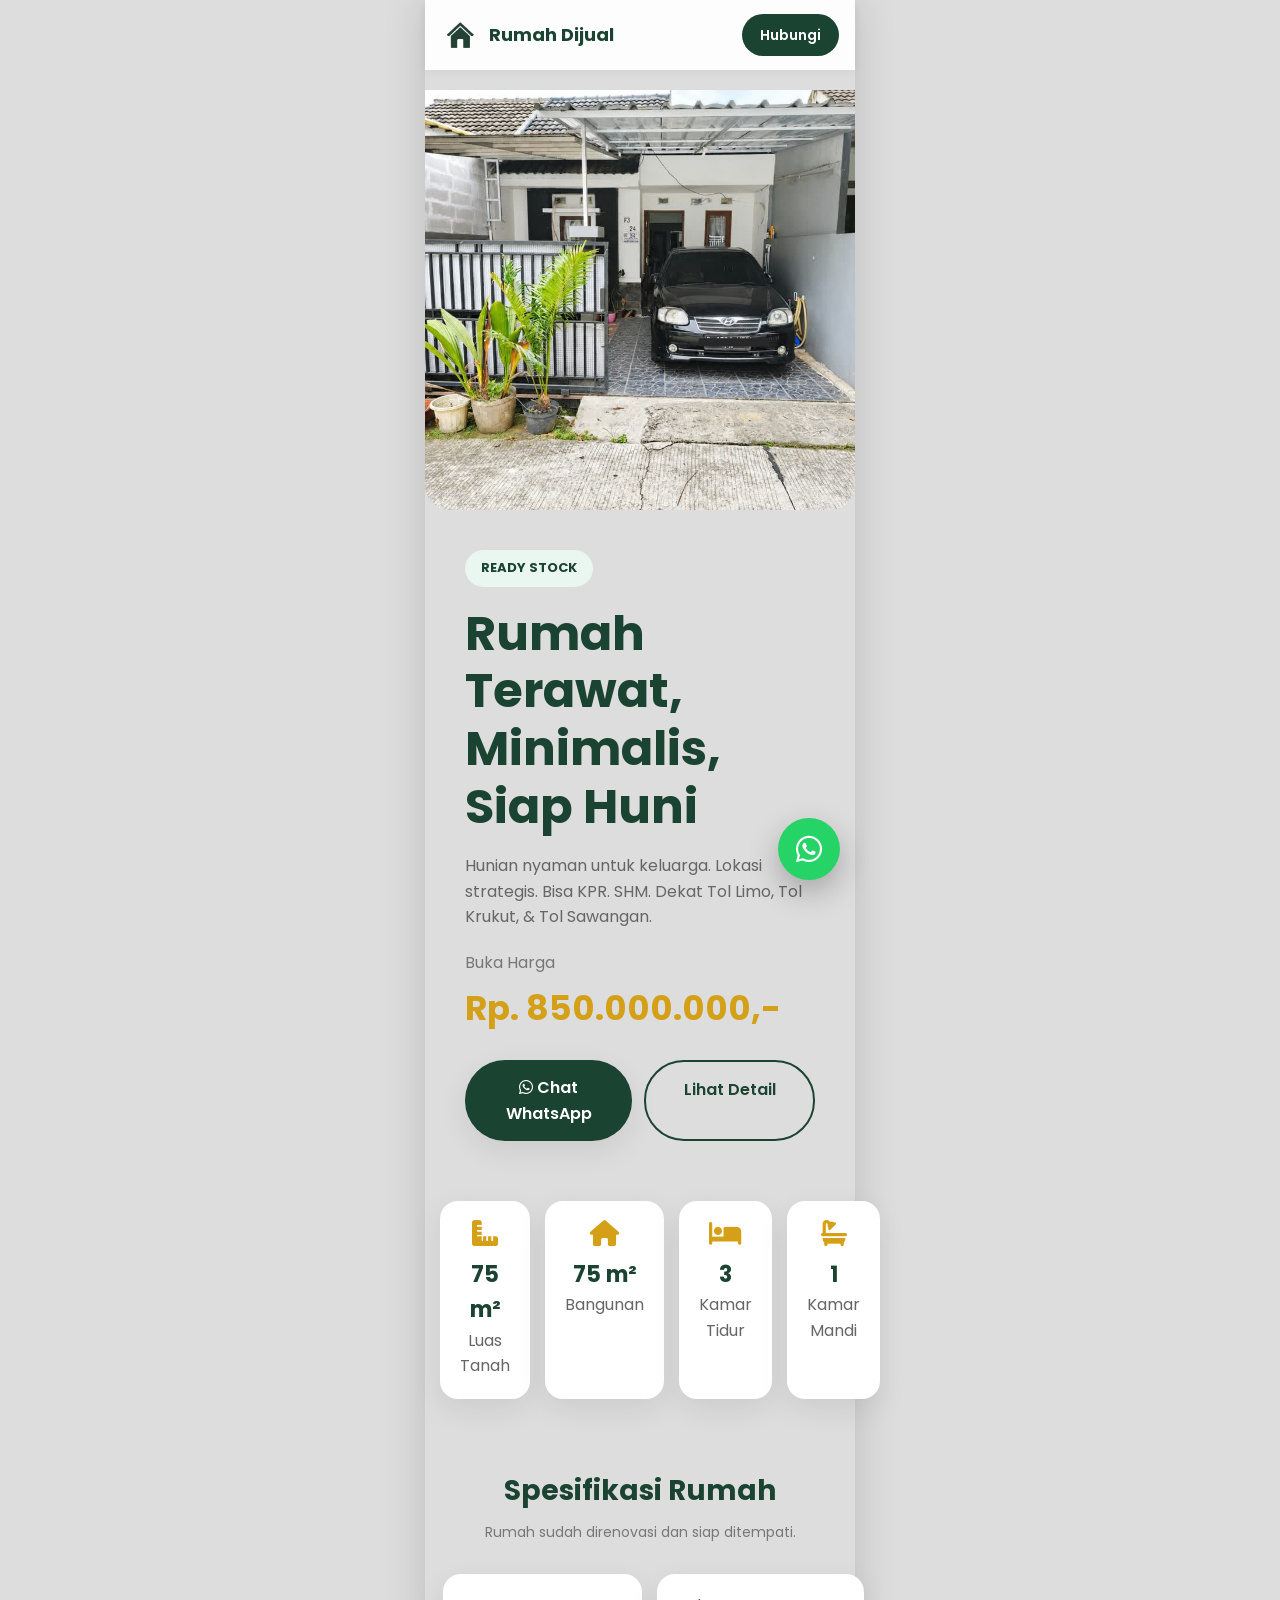
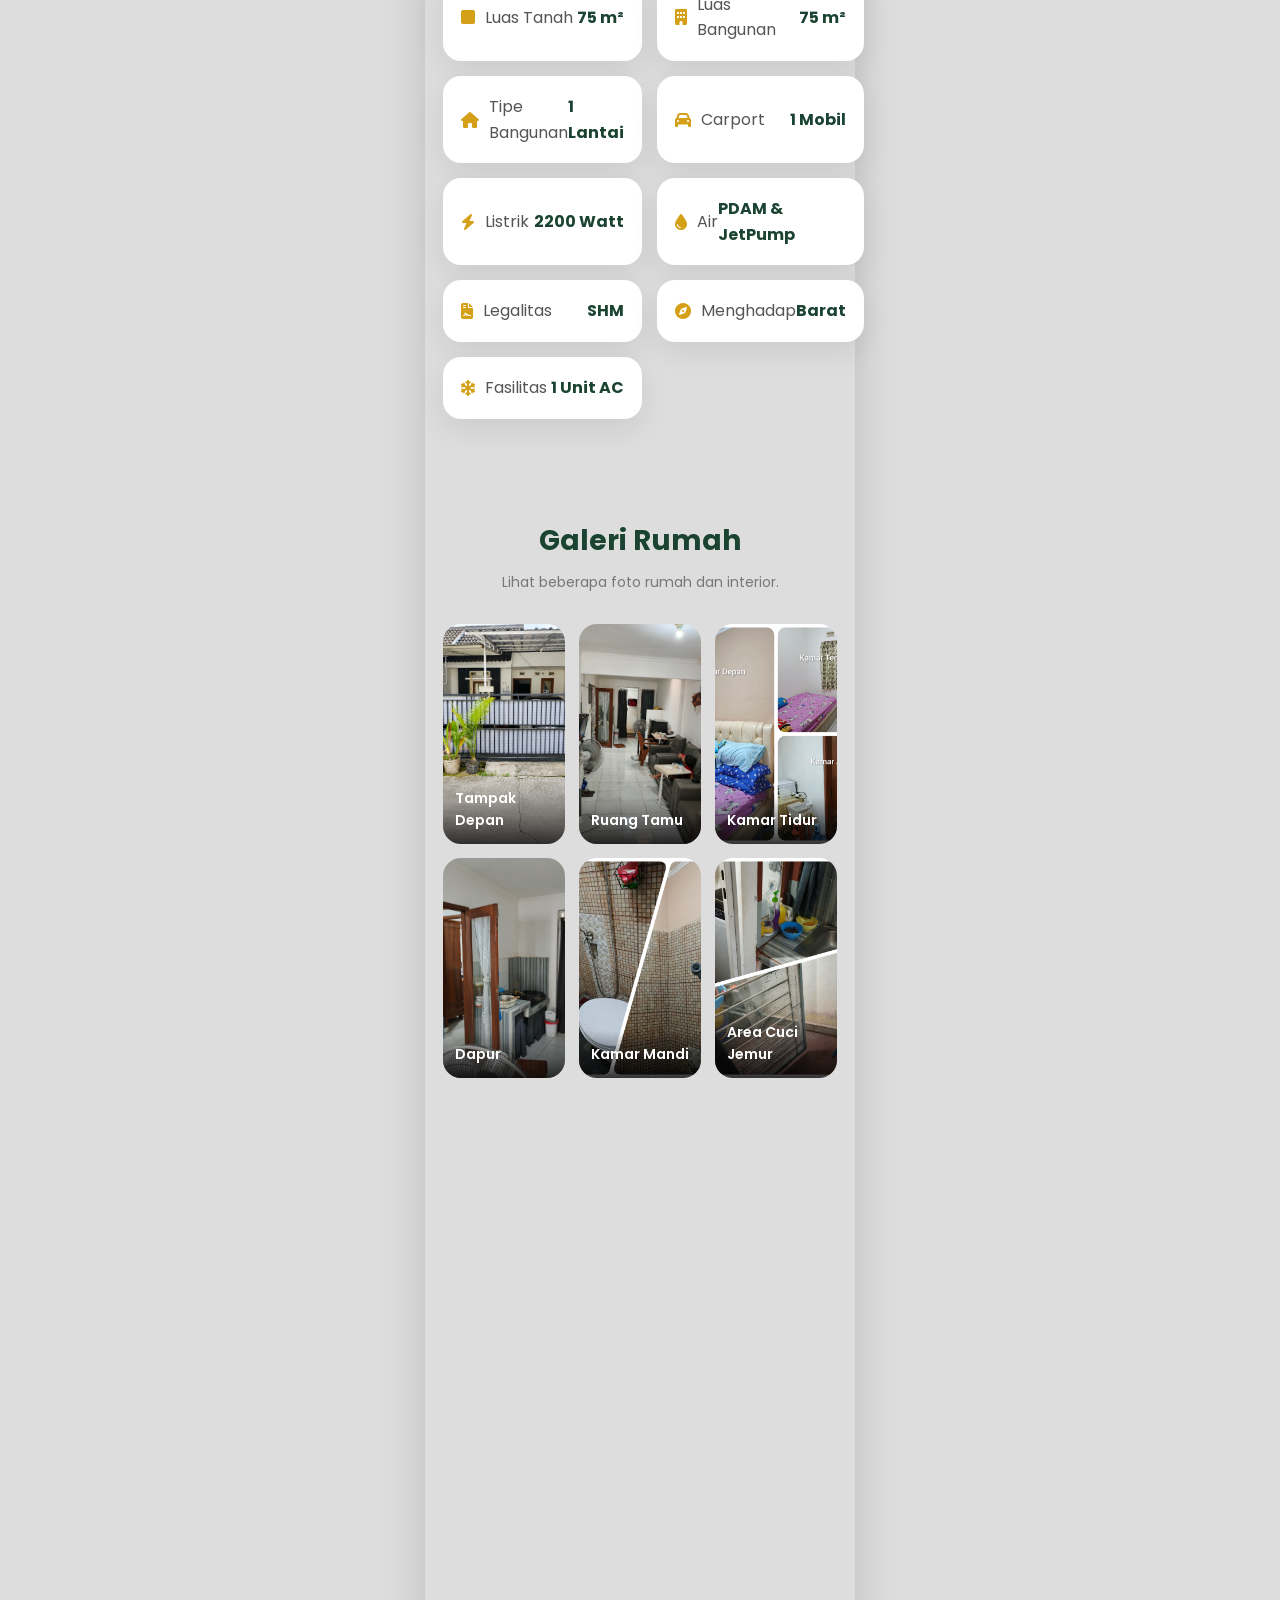
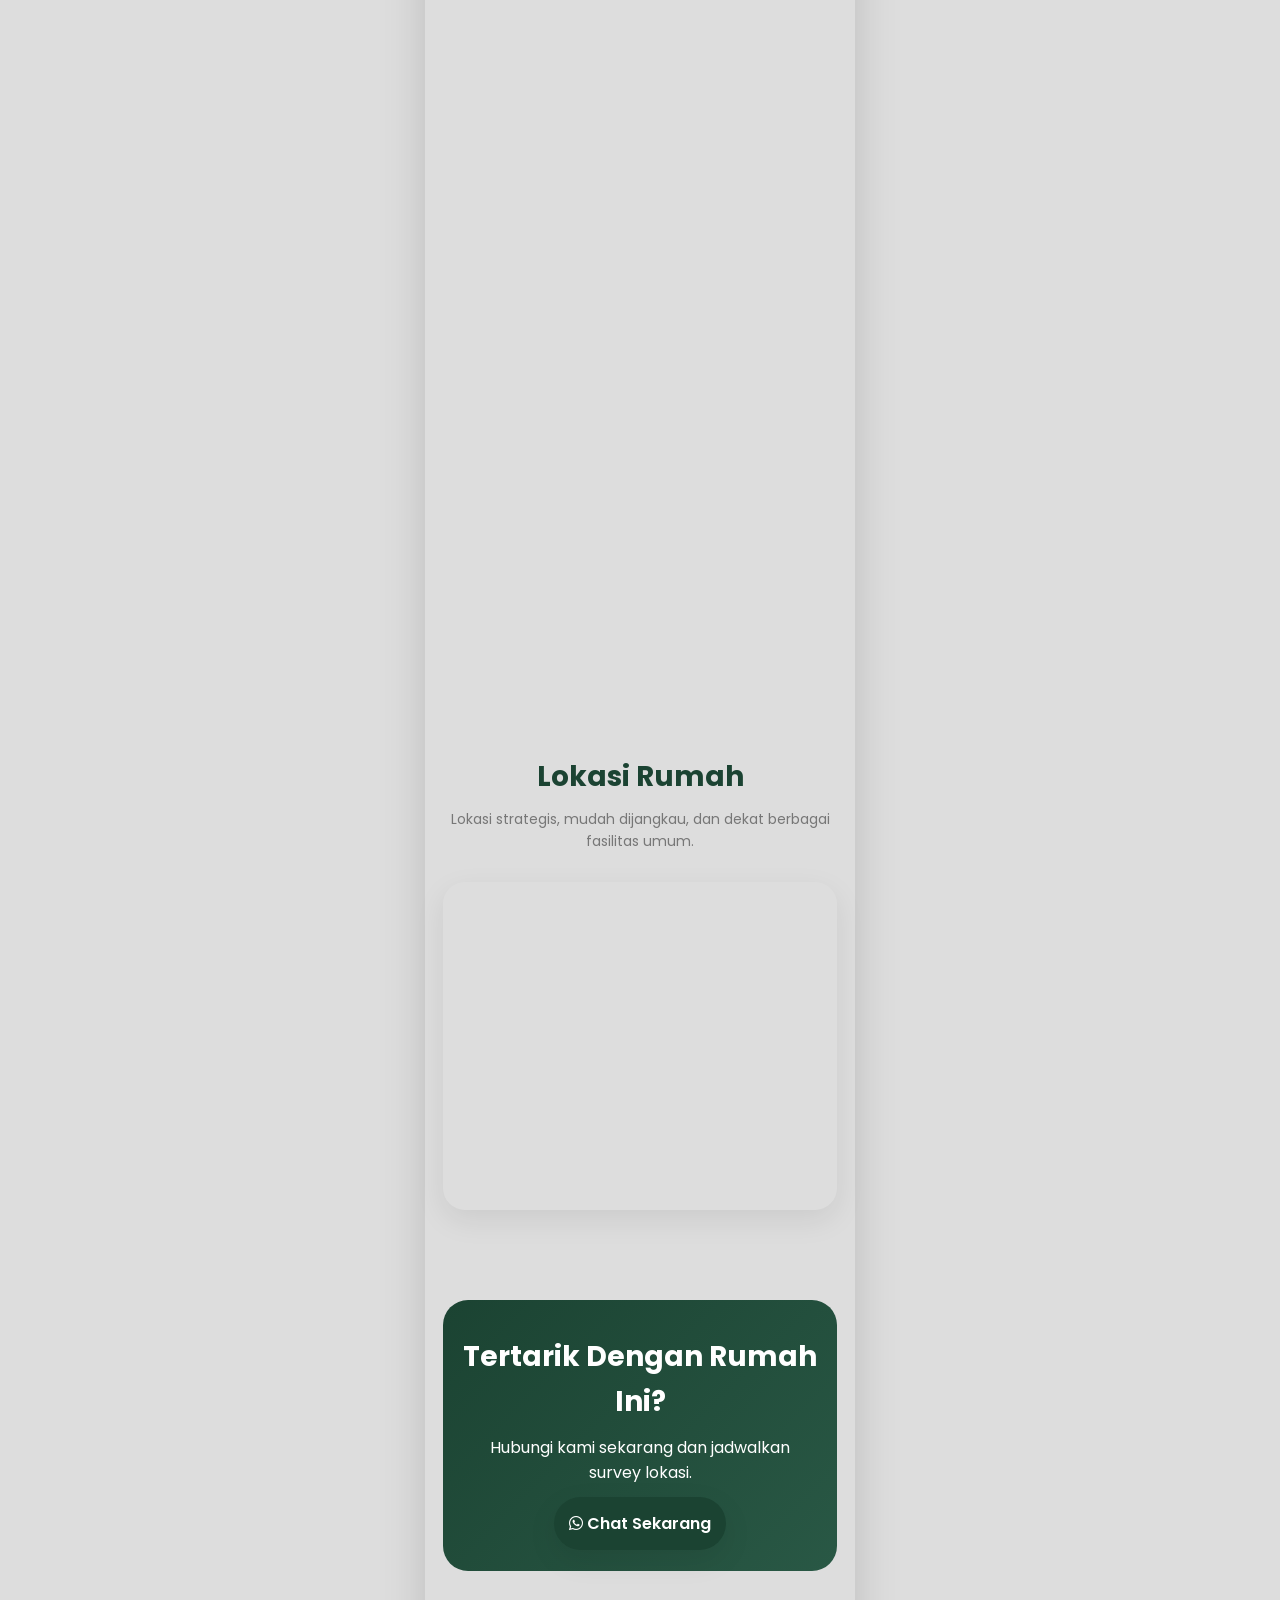
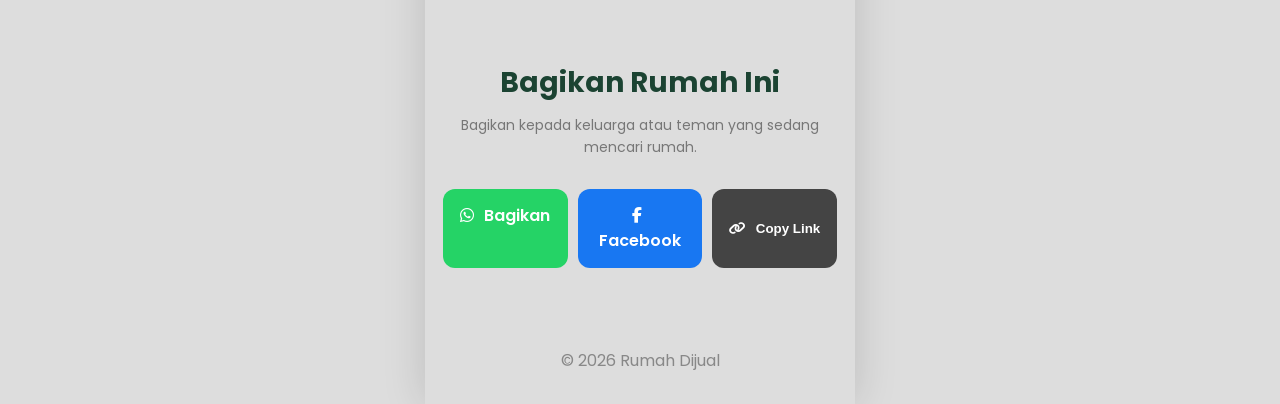
<file: bobi.html>
<!DOCTYPE html>
<html lang="id">

<head>

    <!-- Primary Meta Tags -->
<meta charset="UTF-8">
<meta name="viewport" content="width=device-width, initial-scale=1.0">    
<title>
Rumah Dijual Cinere Residence Depok | SHM | 3 KT | Rp850 Juta
</title>
<meta name="title" content="Rumah Dijual, Siap Huni, Terawat, 850jt, Cinere Residence">

<!-- Open Graph / Facebook -->
<meta property="og:type" content="website">
<meta property="og:url" content="https://rontob.github.io/rumah-cires-f3-24/">
<meta property="og:title" content="Rumah Dijual, Siap Huni, Terawat, 850jt">
<meta property="og:description"
content="Rumah dijual siap huni di Cinere Residence Depok. SHM, 3 kamar tidur, luas tanah 75 m², harga Rp850 juta.">
<meta property="og:image" content="https://rontob.github.io/rumah-cires-f3-24/images/cover.jpg">
<meta property="og:image:secure_url" content="https://rontob.github.io/rumah-cires-f3-24/images/cover.jpg">
<meta property="og:image:type" content="image/jpeg">
<meta property="og:site_name" content="Rumah Dijual, Siap Huni, Terawat, 850jt">
<meta property="og:locale" content="id_ID">

<!-- Twitter Card -->
<meta name="twitter:card" content="summary_large_image">
<meta name="twitter:url" content="https://rontob.github.io/rumah-cires-f3-24/">
<meta name="twitter:title" content="Rumah Dijual, Siap Huni, Terawat, 850jt, di Cinere Residence, luas 75m².">
<meta name="twitter:description" content="Rumah Dijual, Siap Huni, Terawat, 850jt, di Cinere Residence, luas 75m²..">
<meta name="twitter:image" content="https://rontob.github.io/rumah-cires-f3-24/images/cover.jpg">

<!-- Additional SEO -->
<meta name="keywords" content="rumah dijual Cinere Residence, rumah dijual Cinere, rumah siap huni, rumah SHM, rumah dekat tol Cinere, rumah Depok, rumah Limo, rumah Meruyung">
<meta name="author" content="Ronald 083897906925">
<meta name="robots" content="index, follow">

<link rel="canonical" href="https://rontob.github.io/rumah-cires-f3-24/">

<link rel="icon" type="image/png" href="images/logo.png">
    

<meta name="description"
content="Rumah dijual di Cinere Residence Depok. SHM, 3 kamar tidur, luas tanah 75 m², siap huni, harga Rp850 juta, dekat Tol Limo dan Sawangan.">
    <meta name="theme-color"
        content="#1B4332">
    <!-- Google Font -->

    <link rel="preconnect"
        href="https://fonts.googleapis.com">

    <link rel="preconnect"
        href="https://fonts.gstatic.com"
        crossorigin>

    <link href="https://fonts.googleapis.com/css2?family=Poppins:wght@300;400;500;600;700;800&display=swap"
        rel="stylesheet">

    <!-- Font Awesome -->

    <link rel="stylesheet"
        href="https://cdnjs.cloudflare.com/ajax/libs/font-awesome/6.7.2/css/all.min.css">

    <!-- CSS -->

    <link rel="stylesheet"
        href="style.css">

</head>

<body>

<!-- ========================= -->

<header class="header">

<nav class="navbar">

<div class="logo">

<img src="images/logo.png" alt="Logo" loading="lazy">

<span>Rumah Dijual</span>

</div>

<a href="https://wa.me/6281294940297?text=Halo%20Pak,%20saya%20tertarik%20dengan%20rumah%20di%20Cinere%20Residence."
class="btn-nav">

Hubungi

</a>

</nav>

</header>

<!-- ========================= -->

<section class="hero">

<img
src="images/cover.jpg"
alt="Rumah Dijual"
class="hero-image"
loading="eager" fetchpriority="high">

<div class="hero-content">

<span class="badge">

READY STOCK

</span>

<h1>

Rumah Terawat, Minimalis, Siap Huni

</h1>

<p>

Hunian nyaman untuk keluarga.

Lokasi strategis.

Bisa KPR.

SHM.

Dekat Tol Limo, Tol Krukut, & Tol Sawangan.

</p>

<div class="price">

Buka Harga

<strong>

Rp. 850.000.000,-

</strong>

</div>

<div class="hero-button">

<a

href="https://wa.me/6281294940297?text=Halo%20Pak,%20saya%20tertarik%20dengan%20rumah%20di%20Cinere%20Residence."

class="btn-primary">

<i class="fab fa-whatsapp"></i>

Chat WhatsApp

</a>

<a

href="#spesifikasi"

class="btn-secondary">

Lihat Detail

</a>

</div>

</div>

</section>

<!-- ========================= -->

<section class="quick-info">

<div class="item">

<i class="fa-solid fa-ruler-combined"></i>

<h3>

75 m²

</h3>

<p>

Luas Tanah

</p>

</div>

<div class="item">

<i class="fa-solid fa-house"></i>

<h3>

75 m²

</h3>

<p>

Bangunan

</p>

</div>

<div class="item">

<i class="fa-solid fa-bed"></i>

<h3>

3

</h3>

<p>

Kamar Tidur

</p>

</div>

<div class="item">

<i class="fa-solid fa-bath"></i>

<h3>

1

</h3>

<p>

Kamar Mandi

</p>

</div>

</section>

<!-- ========================= -->

<section
id="spesifikasi"
class="section">

<div class="section-title">

<h2>

Spesifikasi Rumah

</h2>

<p>

Rumah sudah direnovasi dan siap ditempati.

</p>

</div>

<div class="spec-card">

<div>

<i class="fa-solid fa-square"></i>

<span>

Luas Tanah

</span>

<strong>

75 m²

</strong>

</div>

<div>

<i class="fa-solid fa-building"></i>

<span>

Luas Bangunan

</span>

<strong>

75 m²

</strong>

</div>
    <div>

    <i class="fa-solid fa-house"></i>

    <span>

        Tipe Bangunan

    </span>

    <strong>

        1 Lantai

    </strong>

    </div>

<div>

<i class="fa-solid fa-car"></i>

<span>

Carport

</span>

<strong>

1 Mobil

</strong>

</div>

<div>

<i class="fa-solid fa-bolt"></i>

<span>

Listrik

</span>

<strong>

2200 Watt

</strong>

</div>

<div>

<i class="fa-solid fa-droplet"></i>

<span>

Air

</span>

<strong>

PDAM & JetPump

</strong>

</div>

<div>

<i class="fa-solid fa-file-contract"></i>

<span>

Legalitas

</span>

<strong>

SHM

</strong>

</div>
     <div>
        <i class="fa-solid fa-compass"></i>
        <span>Menghadap</span>
        <strong>Barat</strong>
    </div>

    <div>
        <i class="fa-solid fa-snowflake"></i>
        <span>Fasilitas</span>
        <strong>1 Unit AC</strong>
    </div>

</div>

</section>

<!-- ====== BAGIAN 2 DIMULAI DI SINI ====== -->


<!-- ========================= -->
<!-- GALERI -->
<!-- ========================= -->

    
    <section id="gallery" class="section">

    <div class="section-title">
        <h2>Galeri Rumah</h2>
        <p>Lihat beberapa foto rumah dan interior.</p>
    </div>

    <div class="gallery">

        <div class="gallery-item">
            <img src="images/depan.jpg"
                 alt="Tampak Depan Rumah"
                 loading="lazy"
                 onclick="openImage(this.src)">
            <div class="gallery-caption">Tampak Depan</div>
        </div>

        <div class="gallery-item">
            <img src="images/ruangtamu.jpg"
                 alt="Ruang Tamu"
                 loading="lazy"
                 onclick="openImage(this.src)">
            <div class="gallery-caption">Ruang Tamu</div>
        </div>

        <div class="gallery-item">
            <img src="images/kamartidur.jpg"
                 alt="Kamar Tidur"
                 loading="lazy"
                 onclick="openImage(this.src)">
            <div class="gallery-caption">Kamar Tidur</div>
        </div>

        <div class="gallery-item">
            <img src="images/dapur.jpg"
                 alt="Dapur"
                 loading="lazy"
                 onclick="openImage(this.src)">
            <div class="gallery-caption">Dapur</div>
        </div>

        <div class="gallery-item">
            <img src="images/kamarmandi.jpg"
                 alt="Kamar Mandi"
                 loading="lazy"
                 onclick="openImage(this.src)">
            <div class="gallery-caption">Kamar Mandi</div>
        </div>

        <div class="gallery-item">
            <img src="images/cuci.jpg"
                 alt="Area Cuci Jemur"
                 loading="lazy"
                 onclick="openImage(this.src)">
            <div class="gallery-caption">Area Cuci Jemur</div>
        </div>

    </div>

    </section>

<!-- ========================= -->
<!-- VIDEO -->
<!-- ========================= -->

<section class="section">

    <div class="section-title">

        <h2>Video Rumah</h2>

        <p>
            Tonton video rumah agar lebih jelas.
        </p>

    </div>

    <div class="video-box">

        <iframe
            src="https://www.youtube.com/embed/xAXEbDrB3Ps"
            title="Video Rumah"
            loading="lazy"
            allowfullscreen>
        </iframe>

    </div>

</section>


<!-- ========================= -->
<!-- KEUNGGULAN -->
<!-- ========================= -->

<section id="keunggulan" class="section">

    <div class="section-title">
        <h2>Kenapa Memilih Rumah Ini?</h2>
        <p>Beberapa keunggulan yang membuat rumah ini layak menjadi pilihan.</p>
    </div>

    <div class="feature-list">

        <div class="feature-item">
            <i class="fa-solid fa-location-dot"></i>
            <span>Dekat Jalan Raya (±1,2 km)</span>
        </div>

        <div class="feature-item">
            <i class="fa-solid fa-school"></i>
            <span>Dekat Sekolah</span>
        </div>

        <div class="feature-item">
            <i class="fa-solid fa-hospital"></i>
            <span>Dekat Klinik &amp; Rumah Sakit</span>
        </div>

        <div class="feature-item">
            <i class="fa-solid fa-cart-shopping"></i>
            <span>Dekat Mall &amp; Minimarket</span>
        </div>

        <div class="feature-item">
            <i class="fa-solid fa-shield"></i>
            <span>Lingkungan Aman dengan Keamanan 24 Jam</span>
        </div>

        <div class="feature-item">
            <i class="fa-solid fa-tree"></i>
            <span>Bebas Banjir</span>
        </div>

    </div>

</section>

<!-- ========================= -->
<!-- LOKASI -->
<!-- ========================= -->

<section id="lokasi" class="section">

    <div class="section-title">
        <h2>Lokasi Rumah</h2>
        <p>Lokasi strategis, mudah dijangkau, dan dekat berbagai fasilitas umum.</p>
    </div>

    <div class="map">

        <iframe
            src="https://www.google.com/maps/embed?pb=!1m17!1m12!1m3!1d3965.157348063048!2d106.76139607499174!3d-6.373677993616572!2m3!1f0!2f0!3f0!3m2!1i1024!2i768!4f13.1!3m2!1m1!2zNsKwMjInMjUuMiJTIDEwNsKwNDUnNTAuMyJF!5e0!3m2!1sen!2sid!4v1782669555324!5m2!1sen!2sid"
            loading="lazy"
            allowfullscreen
            referrerpolicy="strict-origin-when-cross-origin"
            title="Lokasi Rumah Dijual Cinere Residence">
        </iframe>

    </div>

</section>

<!-- ========================= -->
<!-- CALL TO ACTION -->
<!-- ========================= -->

<section class="cta">

<h2>

Tertarik Dengan Rumah Ini?

</h2>

<p>

Hubungi kami sekarang dan jadwalkan survey lokasi.

</p>

<a
href="https://wa.me/6281294940297?text=Halo%20Pak,%20saya%20tertarik%20dengan%20rumah%20di%20Cinere%20Residence."
class="btn-primary">

<i class="fab fa-whatsapp"></i>

Chat Sekarang

</a>

</section>
    
<!-- ========================= -->
<!-- SHARE -->
<!-- ========================= -->


    <section class="section">

    <div class="section-title">
        <h2>Bagikan Rumah Ini</h2>
        <p>Bagikan kepada keluarga atau teman yang sedang mencari rumah.</p>
    </div>

    <div class="share-buttons">
    

    <a href="#" id="shareWhatsapp" class="share-btn whatsapp">
        <i class="fab fa-whatsapp"></i>
        Bagikan
    </a>

    <a href="#" id="shareFacebook" class="share-btn facebook">
        <i class="fab fa-facebook-f"></i>
        Facebook
    </a>

    <button id="copyLink" class="share-btn copy">
        <i class="fa-solid fa-link"></i>
        Copy Link
    </button>
 </div>

    </section>


<!-- ========================= -->
<!-- FOOTER -->
<!-- ========================= -->

<footer>

<p>

© 2026 Rumah Dijual

</p>

</footer>

<!-- ========================= -->
<!-- FLOATING WHATSAPP -->
<!-- ========================= -->

<a
href="https://wa.me/6281294940297?text=Halo%20Pak,%20saya%20tertarik%20dengan%20rumah%20di%20Cinere%20Residence."
class="floating-wa">

<i class="fab fa-whatsapp"></i>

</a>

<script src="script.js"></script>
    <!-- LIGHTBOX -->

<div id="imageModal" class="image-modal">

    <span class="close-btn" onclick="closeImage()">&times;</span>

    <img id="modalImg">

</div>

</body>
</html>
</file>
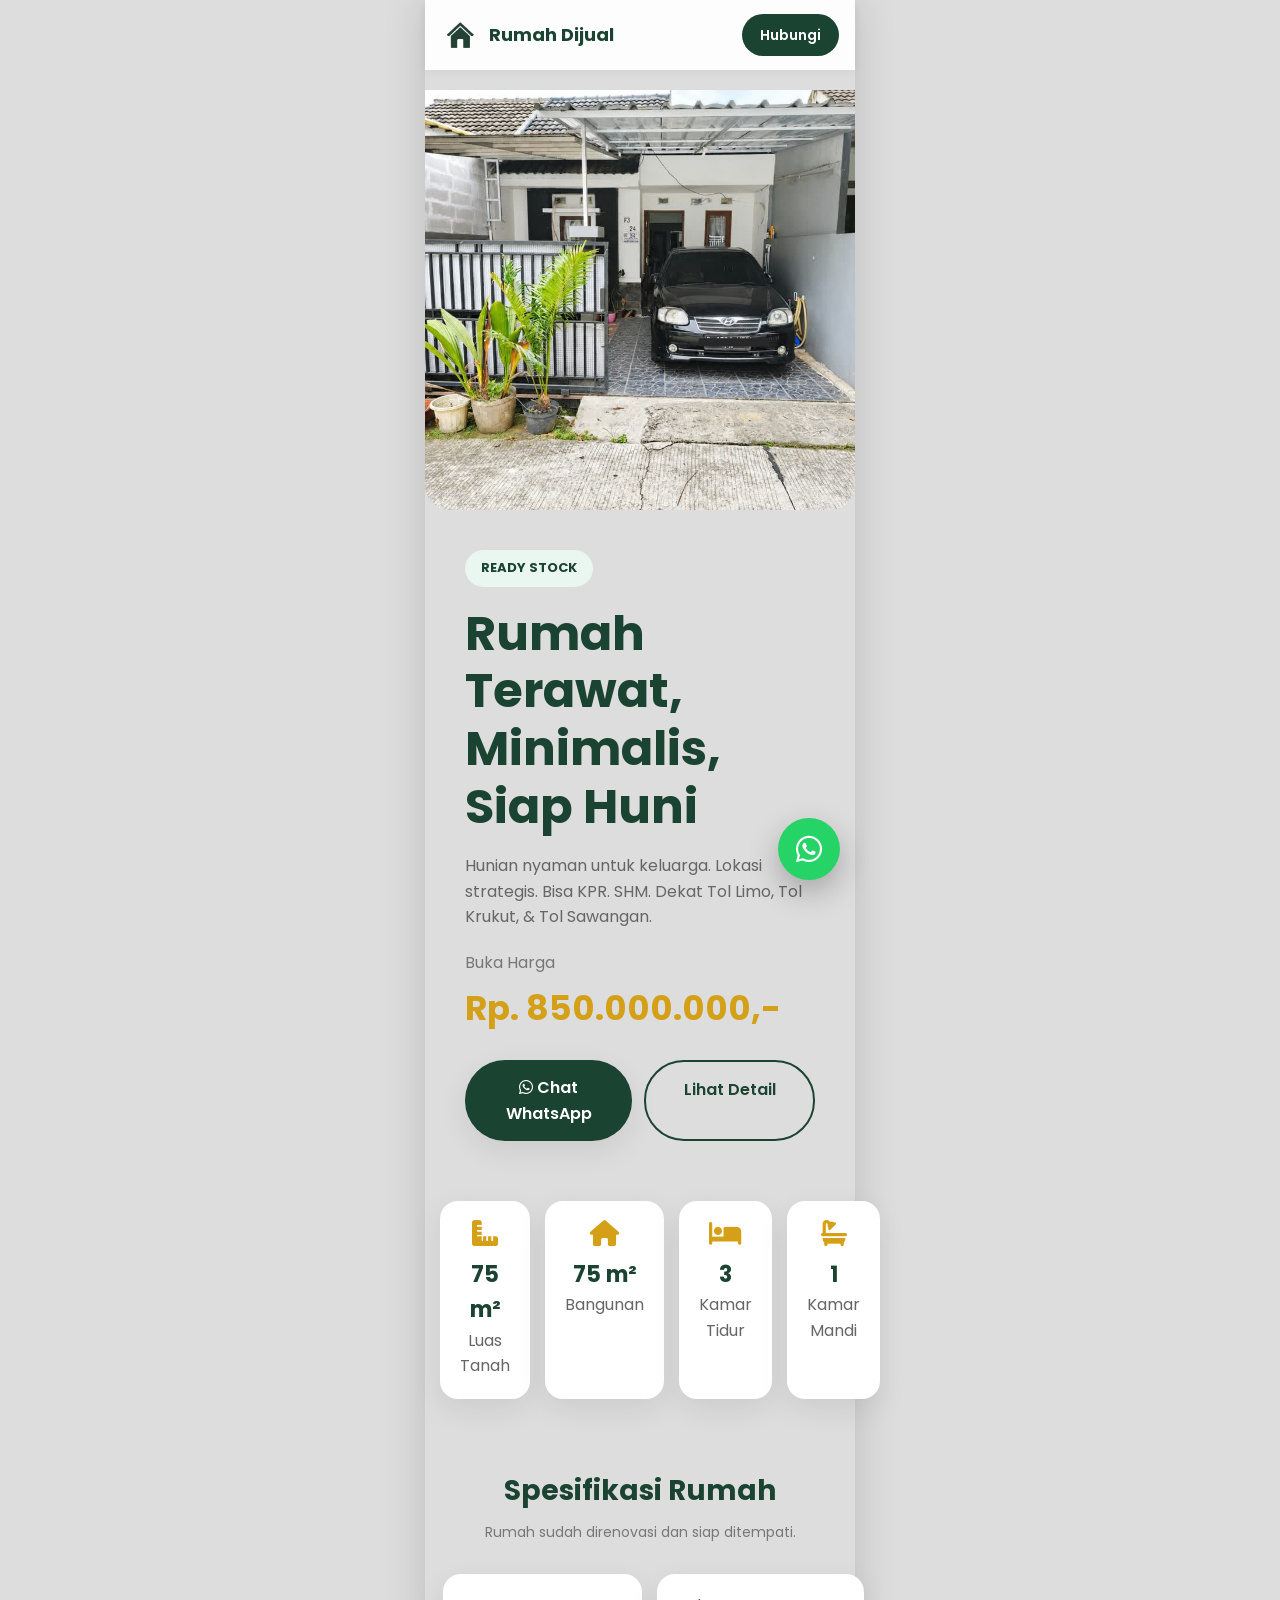
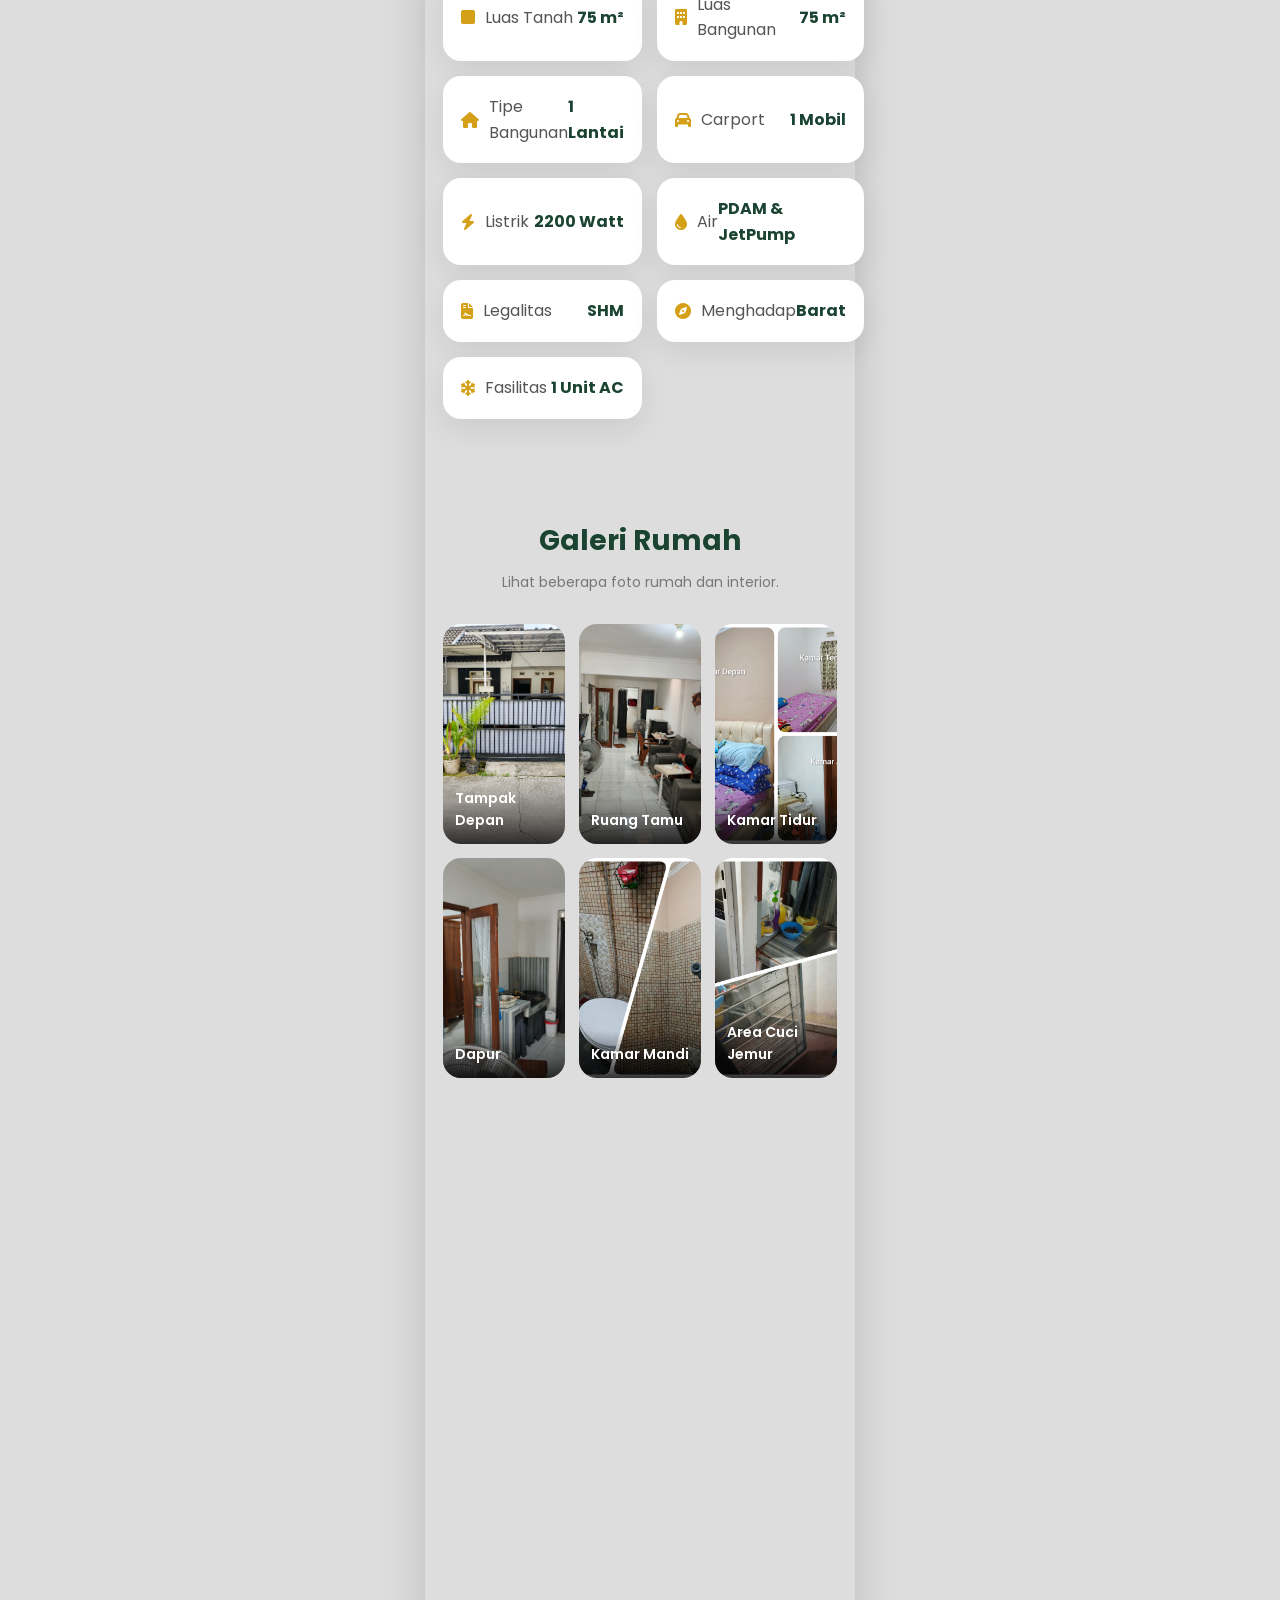
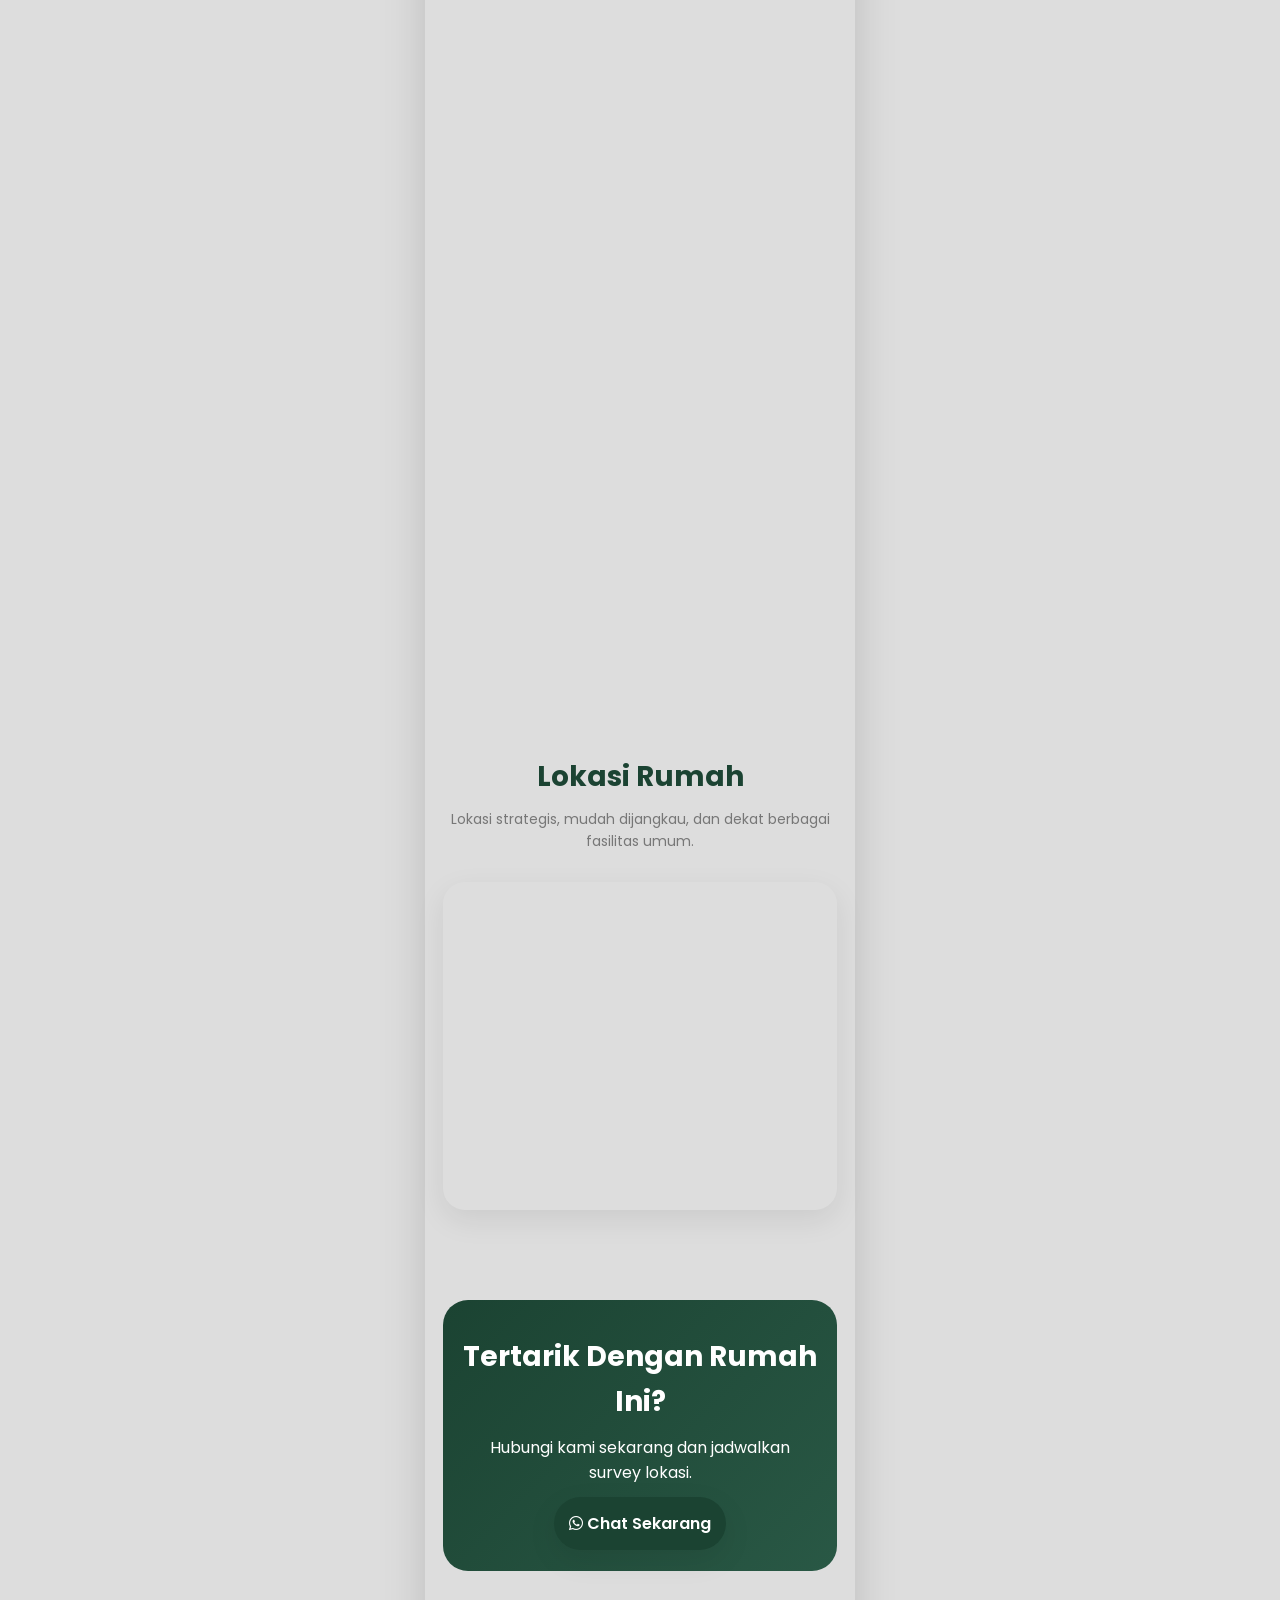
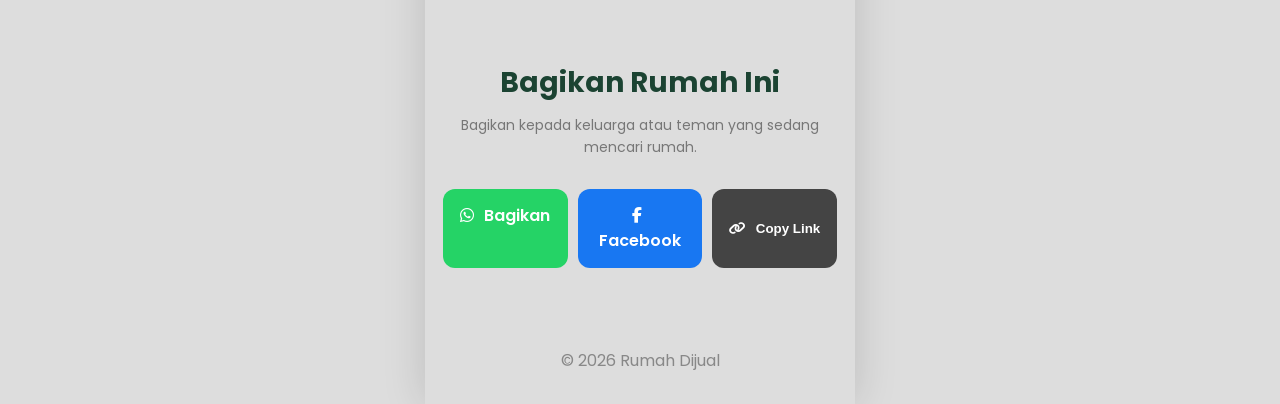
<file: hasanudin.html>
<!DOCTYPE html>
<html lang="id">

<head>

    <!-- Primary Meta Tags -->
<meta charset="UTF-8">
<meta name="viewport" content="width=device-width, initial-scale=1.0">    
<title>
Rumah Dijual Cinere Residence Depok | SHM | 3 KT | Rp850 Juta
</title>
<meta name="title" content="Rumah Dijual, Siap Huni, Terawat, 850jt, Cinere Residence">

<!-- Open Graph / Facebook -->
<meta property="og:type" content="website">
<meta property="og:url" content="https://rontob.github.io/rumah-cires-f3-24/">
<meta property="og:title" content="Rumah Dijual, Siap Huni, Terawat, 850jt">
<meta property="og:description"
content="Rumah dijual siap huni di Cinere Residence Depok. SHM, 3 kamar tidur, luas tanah 75 m², harga Rp850 juta.">
<meta property="og:image" content="https://rontob.github.io/rumah-cires-f3-24/images/cover.jpg">
<meta property="og:image:secure_url" content="https://rontob.github.io/rumah-cires-f3-24/images/cover.jpg">
<meta property="og:image:type" content="image/jpeg">
<meta property="og:site_name" content="Rumah Dijual, Siap Huni, Terawat, 850jt">
<meta property="og:locale" content="id_ID">

<!-- Twitter Card -->
<meta name="twitter:card" content="summary_large_image">
<meta name="twitter:url" content="https://rontob.github.io/rumah-cires-f3-24/">
<meta name="twitter:title" content="Rumah Dijual, Siap Huni, Terawat, 850jt, di Cinere Residence, luas 75m².">
<meta name="twitter:description" content="Rumah Dijual, Siap Huni, Terawat, 850jt, di Cinere Residence, luas 75m²..">
<meta name="twitter:image" content="https://rontob.github.io/rumah-cires-f3-24/images/cover.jpg">

<!-- Additional SEO -->
<meta name="keywords" content="rumah dijual Cinere Residence, rumah dijual Cinere, rumah siap huni, rumah SHM, rumah dekat tol Cinere, rumah Depok, rumah Limo, rumah Meruyung">
<meta name="author" content="Ronald 083897906925">
<meta name="robots" content="index, follow">

<link rel="canonical" href="https://rontob.github.io/rumah-cires-f3-24/">

<link rel="icon" type="image/png" href="images/logo.png">
    

<meta name="description"
content="Rumah dijual di Cinere Residence Depok. SHM, 3 kamar tidur, luas tanah 75 m², siap huni, harga Rp850 juta, dekat Tol Limo dan Sawangan.">
    <meta name="theme-color"
        content="#1B4332">

    <!-- Google Font -->

    <link rel="preconnect"
        href="https://fonts.googleapis.com">

    <link rel="preconnect"
        href="https://fonts.gstatic.com"
        crossorigin>

    <link href="https://fonts.googleapis.com/css2?family=Poppins:wght@300;400;500;600;700;800&display=swap"
        rel="stylesheet">

    <!-- Font Awesome -->

    <link rel="stylesheet"
        href="https://cdnjs.cloudflare.com/ajax/libs/font-awesome/6.7.2/css/all.min.css">

    <!-- CSS -->

    <link rel="stylesheet"
        href="style.css">

</head>

<body>

<!-- ========================= -->

<header class="header">

<nav class="navbar">

<div class="logo">

<img src="images/logo.png" alt="Logo" loading="lazy">

<span>Rumah Dijual</span>

</div>

<a href="https://wa.me/6287877844109?text=Halo%20Pak,%20saya%20tertarik%20dengan%20rumah%20di%20Cinere%20Residence."
class="btn-nav">

Hubungi

</a>

</nav>

</header>

<!-- ========================= -->

<section class="hero">

<img
src="images/cover.jpg"
alt="Rumah Dijual"
class="hero-image"
loading="eager" fetchpriority="high">

<div class="hero-content">

<span class="badge">

READY STOCK

</span>

<h1>

Rumah Terawat, Minimalis, Siap Huni

</h1>

<p>

Hunian nyaman untuk keluarga.

Lokasi strategis.

Bisa KPR.

SHM.

Dekat Tol Limo, Tol Krukut, & Tol Sawangan.

</p>

<div class="price">

Buka Harga

<strong>

Rp. 850.000.000,-

</strong>

</div>

<div class="hero-button">

<a

href="https://wa.me/6287877844109?text=Halo%20Pak,%20saya%20tertarik%20dengan%20rumah%20di%20Cinere%20Residence."

class="btn-primary">

<i class="fab fa-whatsapp"></i>

Chat WhatsApp

</a>

<a

href="#spesifikasi"

class="btn-secondary">

Lihat Detail

</a>

</div>

</div>

</section>

<!-- ========================= -->

<section class="quick-info">

<div class="item">

<i class="fa-solid fa-ruler-combined"></i>

<h3>

75 m²

</h3>

<p>

Luas Tanah

</p>

</div>

<div class="item">

<i class="fa-solid fa-house"></i>

<h3>

75 m²

</h3>

<p>

Bangunan

</p>

</div>

<div class="item">

<i class="fa-solid fa-bed"></i>

<h3>

3

</h3>

<p>

Kamar Tidur

</p>

</div>

<div class="item">

<i class="fa-solid fa-bath"></i>

<h3>

1

</h3>

<p>

Kamar Mandi

</p>

</div>

</section>

<!-- ========================= -->

<section
id="spesifikasi"
class="section">

<div class="section-title">

<h2>

Spesifikasi Rumah

</h2>

<p>

Rumah sudah direnovasi dan siap ditempati.

</p>

</div>

<div class="spec-card">

<div>

<i class="fa-solid fa-square"></i>

<span>

Luas Tanah

</span>

<strong>

75 m²

</strong>

</div>

<div>

<i class="fa-solid fa-building"></i>

<span>

Luas Bangunan

</span>

<strong>

75 m²

</strong>

</div>
    <div>

    <i class="fa-solid fa-house"></i>

    <span>

        Tipe Bangunan

    </span>

    <strong>

        1 Lantai

    </strong>

    </div>

<div>

<i class="fa-solid fa-car"></i>

<span>

Carport

</span>

<strong>

1 Mobil

</strong>

</div>

<div>

<i class="fa-solid fa-bolt"></i>

<span>

Listrik

</span>

<strong>

2200 Watt

</strong>

</div>

<div>

<i class="fa-solid fa-droplet"></i>

<span>

Air

</span>

<strong>

PDAM & JetPump

</strong>

</div>

<div>

<i class="fa-solid fa-file-contract"></i>

<span>

Legalitas

</span>

<strong>

SHM

</strong>

</div>
     <div>
        <i class="fa-solid fa-compass"></i>
        <span>Menghadap</span>
        <strong>Barat</strong>
    </div>

    <div>
        <i class="fa-solid fa-snowflake"></i>
        <span>Fasilitas</span>
        <strong>1 Unit AC</strong>
    </div>

</div>

</section>

<!-- ====== BAGIAN 2 DIMULAI DI SINI ====== -->


<!-- ========================= -->
<!-- GALERI -->
<!-- ========================= -->

    
    <section id="gallery" class="section">

    <div class="section-title">
        <h2>Galeri Rumah</h2>
        <p>Lihat beberapa foto rumah dan interior.</p>
    </div>

    <div class="gallery">

        <div class="gallery-item">
            <img src="images/depan.jpg"
                 alt="Tampak Depan Rumah"
                 loading="lazy"
                 onclick="openImage(this.src)">
            <div class="gallery-caption">Tampak Depan</div>
        </div>

        <div class="gallery-item">
            <img src="images/ruangtamu.jpg"
                 alt="Ruang Tamu"
                 loading="lazy"
                 onclick="openImage(this.src)">
            <div class="gallery-caption">Ruang Tamu</div>
        </div>

        <div class="gallery-item">
            <img src="images/kamartidur.jpg"
                 alt="Kamar Tidur"
                 loading="lazy"
                 onclick="openImage(this.src)">
            <div class="gallery-caption">Kamar Tidur</div>
        </div>

        <div class="gallery-item">
            <img src="images/dapur.jpg"
                 alt="Dapur"
                 loading="lazy"
                 onclick="openImage(this.src)">
            <div class="gallery-caption">Dapur</div>
        </div>

        <div class="gallery-item">
            <img src="images/kamarmandi.jpg"
                 alt="Kamar Mandi"
                 loading="lazy"
                 onclick="openImage(this.src)">
            <div class="gallery-caption">Kamar Mandi</div>
        </div>

        <div class="gallery-item">
            <img src="images/cuci.jpg"
                 alt="Area Cuci Jemur"
                 loading="lazy"
                 onclick="openImage(this.src)">
            <div class="gallery-caption">Area Cuci Jemur</div>
        </div>

    </div>

    </section>

<!-- ========================= -->
<!-- VIDEO -->
<!-- ========================= -->

<section class="section">

    <div class="section-title">

        <h2>Video Rumah</h2>

        <p>
            Tonton video rumah agar lebih jelas.
        </p>

    </div>

    <div class="video-box">

        <iframe
            src="https://www.youtube.com/embed/xAXEbDrB3Ps"
            title="Video Rumah"
            loading="lazy"
            allowfullscreen>
        </iframe>

    </div>

</section>


<!-- ========================= -->
<!-- KEUNGGULAN -->
<!-- ========================= -->

<section id="keunggulan" class="section">

    <div class="section-title">
        <h2>Kenapa Memilih Rumah Ini?</h2>
        <p>Beberapa keunggulan yang membuat rumah ini layak menjadi pilihan.</p>
    </div>

    <div class="feature-list">

        <div class="feature-item">
            <i class="fa-solid fa-location-dot"></i>
            <span>Dekat Jalan Raya (±1,2 km)</span>
        </div>

        <div class="feature-item">
            <i class="fa-solid fa-school"></i>
            <span>Dekat Sekolah</span>
        </div>

        <div class="feature-item">
            <i class="fa-solid fa-hospital"></i>
            <span>Dekat Klinik &amp; Rumah Sakit</span>
        </div>

        <div class="feature-item">
            <i class="fa-solid fa-cart-shopping"></i>
            <span>Dekat Mall &amp; Minimarket</span>
        </div>

        <div class="feature-item">
            <i class="fa-solid fa-shield"></i>
            <span>Lingkungan Aman dengan Keamanan 24 Jam</span>
        </div>

        <div class="feature-item">
            <i class="fa-solid fa-tree"></i>
            <span>Bebas Banjir</span>
        </div>

    </div>

</section>

<!-- ========================= -->
<!-- LOKASI -->
<!-- ========================= -->

<section id="lokasi" class="section">

    <div class="section-title">
        <h2>Lokasi Rumah</h2>
        <p>Lokasi strategis, mudah dijangkau, dan dekat berbagai fasilitas umum.</p>
    </div>

    <div class="map">

        <iframe
            src="https://www.google.com/maps/embed?pb=!1m17!1m12!1m3!1d3965.157348063048!2d106.76139607499174!3d-6.373677993616572!2m3!1f0!2f0!3f0!3m2!1i1024!2i768!4f13.1!3m2!1m1!2zNsKwMjInMjUuMiJTIDEwNsKwNDUnNTAuMyJF!5e0!3m2!1sen!2sid!4v1782669555324!5m2!1sen!2sid"
            loading="lazy"
            allowfullscreen
            referrerpolicy="strict-origin-when-cross-origin"
            title="Lokasi Rumah Dijual Cinere Residence">
        </iframe>

    </div>

</section>

<!-- ========================= -->
<!-- CALL TO ACTION -->
<!-- ========================= -->

<section class="cta">

<h2>

Tertarik Dengan Rumah Ini?

</h2>

<p>

Hubungi kami sekarang dan jadwalkan survey lokasi.

</p>

<a
href="https://wa.me/6287877844109?text=Halo%20Pak,%20saya%20tertarik%20dengan%20rumah%20di%20Cinere%20Residence."
class="btn-primary">

<i class="fab fa-whatsapp"></i>

Chat Sekarang

</a>

</section>
    
    <!-- ========================= -->
<!-- SHARE -->
<!-- ========================= -->


    <section class="section">

    <div class="section-title">
        <h2>Bagikan Rumah Ini</h2>
        <p>Bagikan kepada keluarga atau teman yang sedang mencari rumah.</p>
    </div>

    <div class="share-buttons">
    

    <a href="#" id="shareWhatsapp" class="share-btn whatsapp">
        <i class="fab fa-whatsapp"></i>
        Bagikan
    </a>

    <a href="#" id="shareFacebook" class="share-btn facebook">
        <i class="fab fa-facebook-f"></i>
        Facebook
    </a>

    <button id="copyLink" class="share-btn copy">
        <i class="fa-solid fa-link"></i>
        Copy Link
    </button>
 </div>

    </section>


<!-- ========================= -->
<!-- FOOTER -->
<!-- ========================= -->

<footer>

<p>

© 2026 Rumah Dijual

</p>

</footer>

<!-- ========================= -->
<!-- FLOATING WHATSAPP -->
<!-- ========================= -->

<a
href="https://wa.me/6287877844109?text=Halo%20Pak,%20saya%20tertarik%20dengan%20rumah%20di%20Cinere%20Residence."
class="floating-wa">

<i class="fab fa-whatsapp"></i>

</a>

<script src="script.js"></script>
    <!-- LIGHTBOX -->

<div id="imageModal" class="image-modal">

    <span class="close-btn" onclick="closeImage()">&times;</span>

    <img id="modalImg">

</div>

</body>
    </html>
</file>
<file: style.css>
/* ======================================================
   LANDING PAGE RUMAH
   STYLE.CSS
   Mobile First
====================================================== */

/* =========================
   RESET
========================= */

*{
    margin:0;
    padding:0;
    box-sizing:border-box;
}

:root{
    --primary:#1B4332;
    --secondary:#D4A017;
    --white:#fff;
    --gray:#777;
    --light:#f5f5f5;
    --radius:18px;
    --shadow:0 10px 30px rgba(0,0,0,.08);
}

html{
    scroll-behavior:smooth;
}

body{
    font-family:'Poppins',sans-serif;
    background:#F7F8FA;
    color:#222;
    line-height:1.6;
}

img{
    width:100%;
    display:block;
    transition:.35s;
}

img:hover{
    filter:brightness(1.03);
}

a{
    text-decoration:none;
}

/* =========================
   SECTION
========================= */

.section{
    padding:50px 18px;
}

.section-title{
    text-align:center;
    margin-bottom:30px;
}

.section-title h2{
    font-size:28px;
    color:var(--primary);
    margin-bottom:8px;
}

.section-title p{
    color:var(--gray);
    font-size:14px;
}

/* =========================
   NAVBAR
========================= */

.header{
    position:fixed;
    top:0;
    left:0;
    width:100%;
    z-index:999;
    background:rgba(255,255,255,.92);
    backdrop-filter:blur(10px);
    box-shadow:0 2px 10px rgba(0,0,0,.05);
}

.navbar{
    height:70px;
    padding:0 16px;
    display:flex;
    justify-content:space-between;
    align-items:center;
}

.logo{
    display:flex;
    align-items:center;
    gap:10px;
    color:var(--primary);
    font-weight:700;
    font-size:18px;
}

.logo img{
    width:38px;
    height:38px;
    border-radius:50%;
}

.btn-nav{
    background:var(--primary);
    color:#fff;
    padding:10px 18px;
    border-radius:30px;
    font-size:14px;
    font-weight:600;
    transition:.3s;
}

.btn-nav:hover{
    background:#255b46;
}

/* =========================
   HERO
========================= */

.hero{
    padding-top:90px;
}

.hero-image{
    height:260px;
    object-fit:cover;
    border-radius:0 0 24px 24px;
}

.hero-content{
    padding:20px;
}

.badge{
    display:inline-block;
    background:#EAF7F0;
    color:var(--primary);
    padding:8px 16px;
    border-radius:30px;
    font-size:13px;
    font-weight:700;
    margin-bottom:18px;
}

.hero-content h1{
    font-size:34px;
    line-height:1.2;
    color:var(--primary);
    margin-bottom:18px;
}

.hero-content p{
    color:#666;
    margin-bottom:20px;
}

.price{
    margin-bottom:25px;
    color:#777;
}

.price strong{
    display:block;
    margin-top:5px;
    font-size:34px;
    color:var(--secondary);
}

/* =========================
   BUTTON
========================= */

.hero-button{
    display:flex;
    gap:12px;
    flex-wrap:wrap;
}

.btn-primary,
.btn-secondary{
    flex:1;
    padding:15px;
    border-radius:40px;
    text-align:center;
    font-weight:600;
    transition:.3s;
}

.btn-primary{
    background:var(--primary);
    color:#fff;
    box-shadow:var(--shadow);
}

.btn-primary:hover{
    transform:translateY(-3px);
}

.btn-secondary{
    border:2px solid var(--primary);
    color:var(--primary);
}

.btn-secondary:hover{
    background:var(--primary);
    color:#fff;
}

/* =========================
   QUICK INFO
========================= */

.quick-info{
    padding:20px 15px;
    display:grid;
    grid-template-columns:repeat(2,1fr);
    gap:15px;
}

.quick-info .item{
    background:#fff;
    border-radius:18px;
    padding:20px;
    text-align:center;
    box-shadow:var(--shadow);
    transition:.3s;
}

.quick-info .item:hover{
    transform:translateY(-5px);
}

.quick-info i{
    font-size:26px;
    color:var(--secondary);
    margin-bottom:10px;
}

.quick-info h3{
    font-size:22px;
    color:var(--primary);
}

.quick-info p{
    color:#666;
}

/* =========================
   SPESIFIKASI
========================= */

.spec-card{
    display:grid;
    gap:15px;
}

.spec-card div{
    background:#fff;
    padding:18px;
    border-radius:18px;
    display:flex;
    justify-content:space-between;
    align-items:center;
    box-shadow:var(--shadow);
}

.spec-card i{
    color:var(--secondary);
    margin-right:10px;
}

.spec-card span{
    flex:1;
    color:#555;
}

.spec-card strong{
    color:var(--primary);
}

/* =========================
   GALLERY
========================= */

.gallery{
    display:grid;
    grid-template-columns:repeat(2,1fr);
    gap:14px;
}

.gallery-item{
    position:relative;
    overflow:hidden;
    border-radius:18px;
}

.gallery-item img{
    height:170px;
    object-fit:cover;
    cursor:pointer;
    box-shadow:var(--shadow);
}

.gallery-item:hover img{
    transform:scale(1.05);
}

.gallery-caption{
    position:absolute;
    left:0;
    right:0;
    bottom:0;
    padding:12px;
    color:#fff;
    font-size:14px;
    font-weight:600;
    background:linear-gradient(transparent,rgba(0,0,0,.8));
}

/* =========================
   VIDEO
========================= */

.video-box{
    overflow:hidden;
    border-radius:22px;
    box-shadow:var(--shadow);
}

.video-box iframe{
    width:100%;
    aspect-ratio:16/9;
    border:none;
}

/* =========================
   FEATURE
========================= */

.feature-list{
    display:grid;
    gap:15px;
}

.feature-item{
    background:#fff;
    padding:18px;
    border-radius:18px;
    display:flex;
    align-items:center;
    gap:15px;
    font-weight:500;
    box-shadow:var(--shadow);
    transition:.3s;
}

.feature-item:hover{
    transform:translateY(-4px);
}

.feature-item i{
    width:30px;
    text-align:center;
    color:var(--secondary);
    font-size:24px;
}

/* =========================
   MAP
========================= */

.map{
    overflow:hidden;
    border-radius:22px;
    box-shadow:var(--shadow);
}

.map iframe{
    width:100%;
    height:320px;
    border:0;
}

/* =========================
   CTA
========================= */

.cta{
    margin:40px 18px;
    padding:35px 20px;
    text-align:center;
    border-radius:25px;
    color:#fff;
    background:linear-gradient(135deg,var(--primary),#295845);
}

.cta h2{
    font-size:28px;
    margin-bottom:10px;
}

.cta p{
    margin-bottom:25px;
}

/* =========================
   FOOTER
========================= */

footer{
    padding:30px;
    text-align:center;
    color:#888;
}

/* =========================
   FLOATING WA
========================= */

.floating-wa{
    position:fixed;
    right:18px;
    bottom:20px;
    width:62px;
    height:62px;
    border-radius:50%;
    background:#25D366;
    display:flex;
    justify-content:center;
    align-items:center;
    font-size:30px;
    color:#fff;
    box-shadow:0 12px 30px rgba(0,0,0,.25);
    z-index:999;
    animation:waFloat 2s infinite;
}

@keyframes waFloat{
    0%,100%{transform:translateY(0);}
    50%{transform:translateY(-6px);}
}

/* =========================
   SCROLL ANIMATION
========================= */

.hidden{
    opacity:0;
    transform:translateY(30px);
    transition:.8s;
}

.show{
    opacity:1;
    transform:translateY(0);
}

/* =========================
   LIGHTBOX
========================= */

.image-modal{
    position:fixed;
    inset:0;
    background:rgba(0,0,0,.9);
    display:none;
    justify-content:center;
    align-items:center;
    padding:20px;
    z-index:99999;
}

.image-modal img{
    max-width:100%;
    max-height:90%;
    border-radius:20px;
    animation:zoom .3s;
}

.close-btn{
    position:absolute;
    top:20px;
    right:25px;
    color:#fff;
    font-size:45px;
    cursor:pointer;
}

@keyframes zoom{
    from{
        transform:scale(.7);
        opacity:0;
    }
    to{
        transform:scale(1);
        opacity:1;
    }
}

/* =========================
   SCROLLBAR
========================= */

::-webkit-scrollbar{
    width:8px;
}

::-webkit-scrollbar-thumb{
    background:var(--primary);
    border-radius:20px;
}

::-webkit-scrollbar-track{
    background:#eee;
}

/* =========================
   TABLET
========================= */

@media (min-width:768px){

.hero-image{
    height:420px;
}

.hero-content{
    padding:40px;
}

.hero-content h1{
    font-size:48px;
}

.quick-info{
    grid-template-columns:repeat(4,1fr);
}

.spec-card{
    grid-template-columns:repeat(2,1fr);
}

.gallery{
    grid-template-columns:repeat(3,1fr);
}

.gallery-item img{
    height:220px;
}

}

/* =========================
   DESKTOP
========================= */

@media (min-width:1024px){

body{
    max-width:430px;
    margin:auto;
    background:#ddd;
    min-height:100vh;
    box-shadow:0 0 40px rgba(0,0,0,.15);
}

.header{
    max-width:430px;
    left:50%;
    transform:translateX(-50%);
}

.floating-wa{
    right:calc(50% - 200px);
}

   }
/* ==========================
   SHARE BUTTONS
========================== */

.share-buttons{
    display:flex;
    gap:10px;
    flex-wrap:wrap;
    margin-top:20px;
}

.share-btn{
    flex:1;
    padding:14px;
    border:none;
    border-radius:12px;
    text-align:center;
    color:#fff;
    font-weight:600;
    cursor:pointer;
    transition:.3s;
}

.share-btn i{
    margin-right:6px;
}

.whatsapp{
    background:#25D366;
}

.facebook{
    background:#1877F2;
}

.copy{
    background:#444;
}

.share-btn:hover{
    transform:translateY(-3px);
}
</file>
